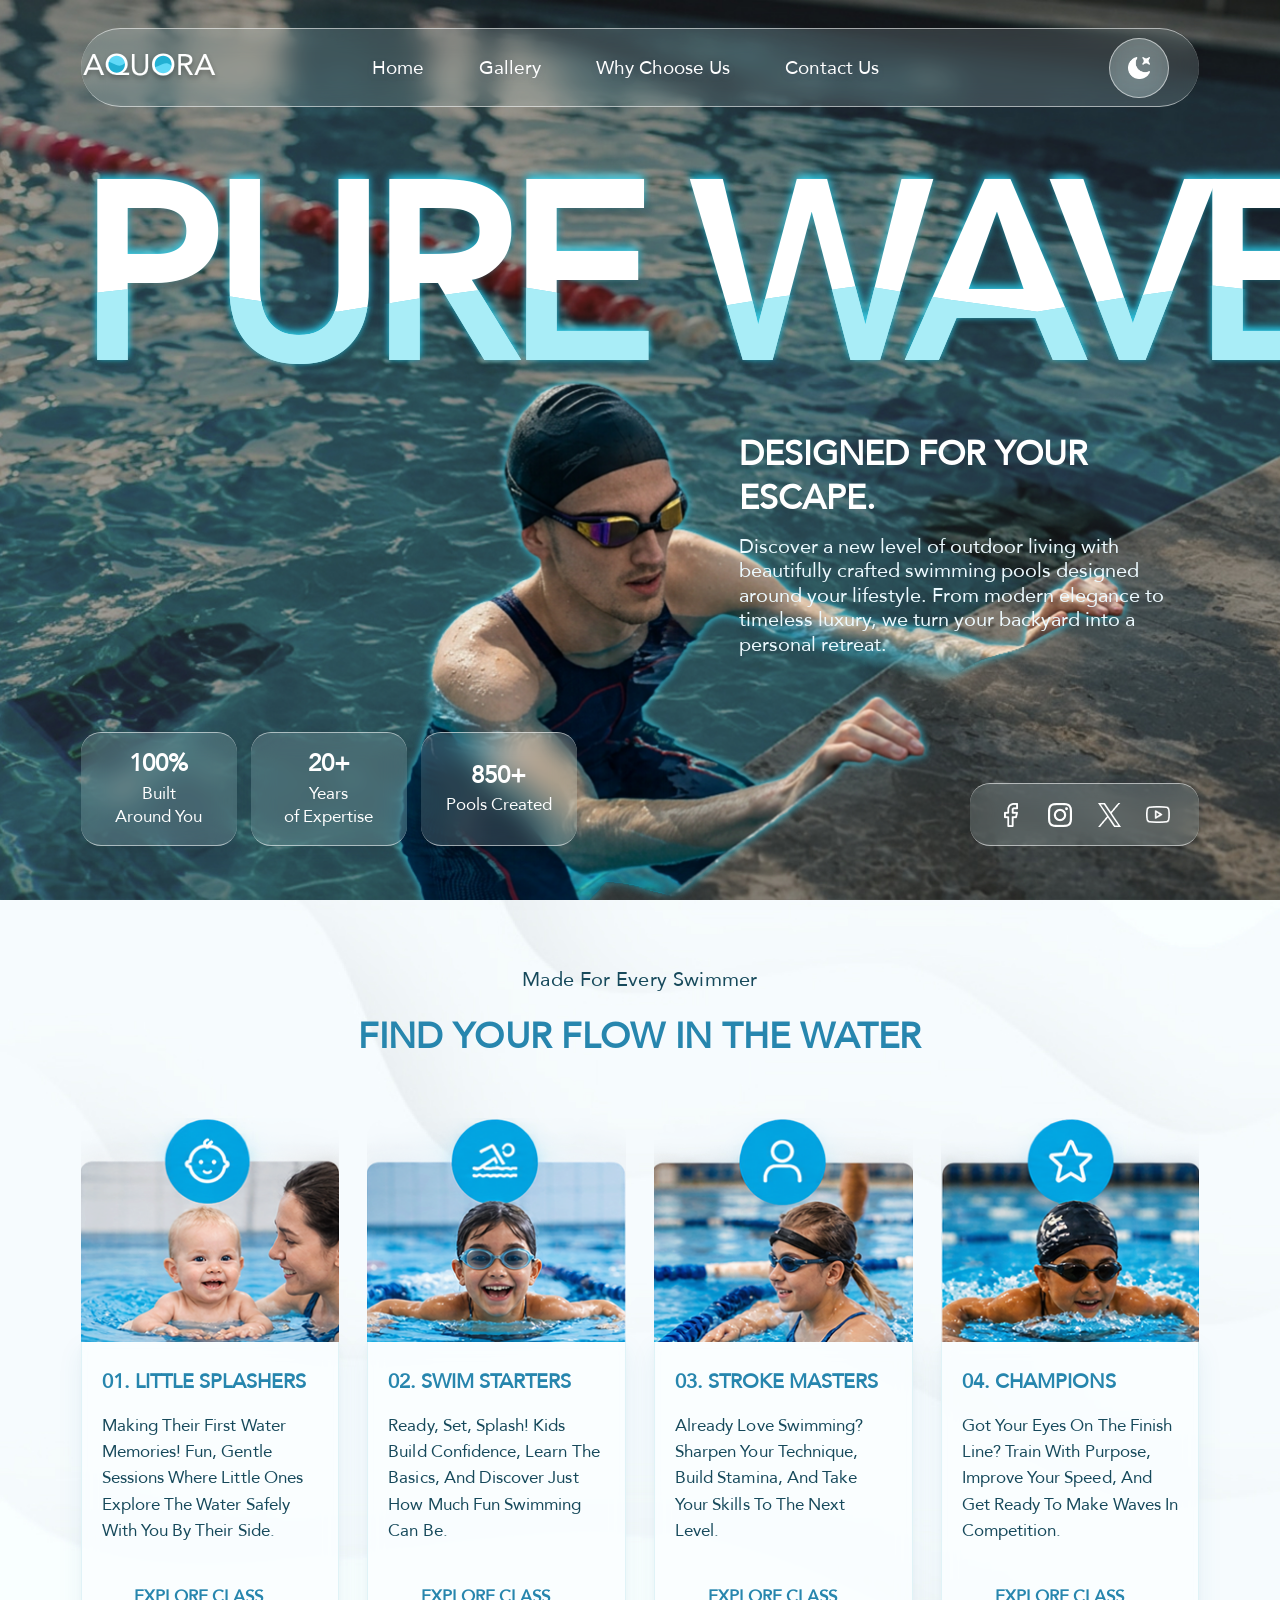
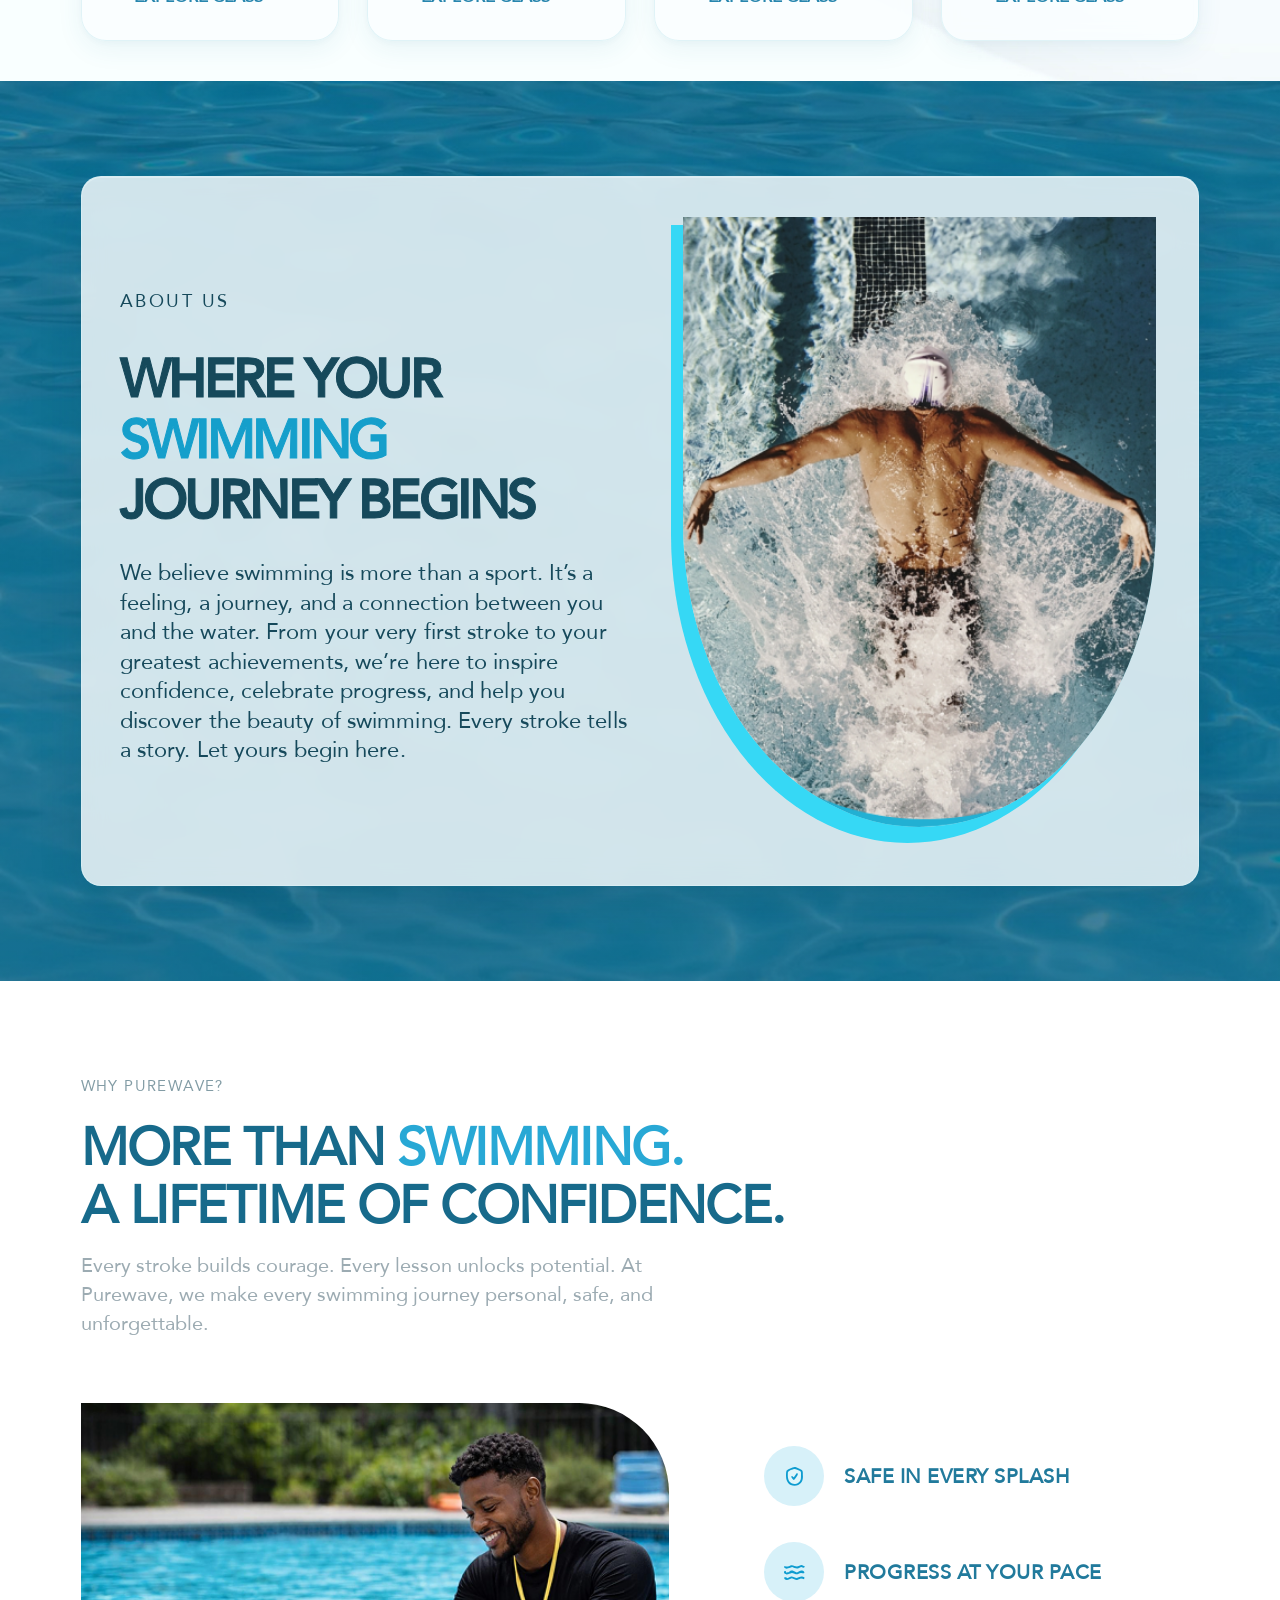
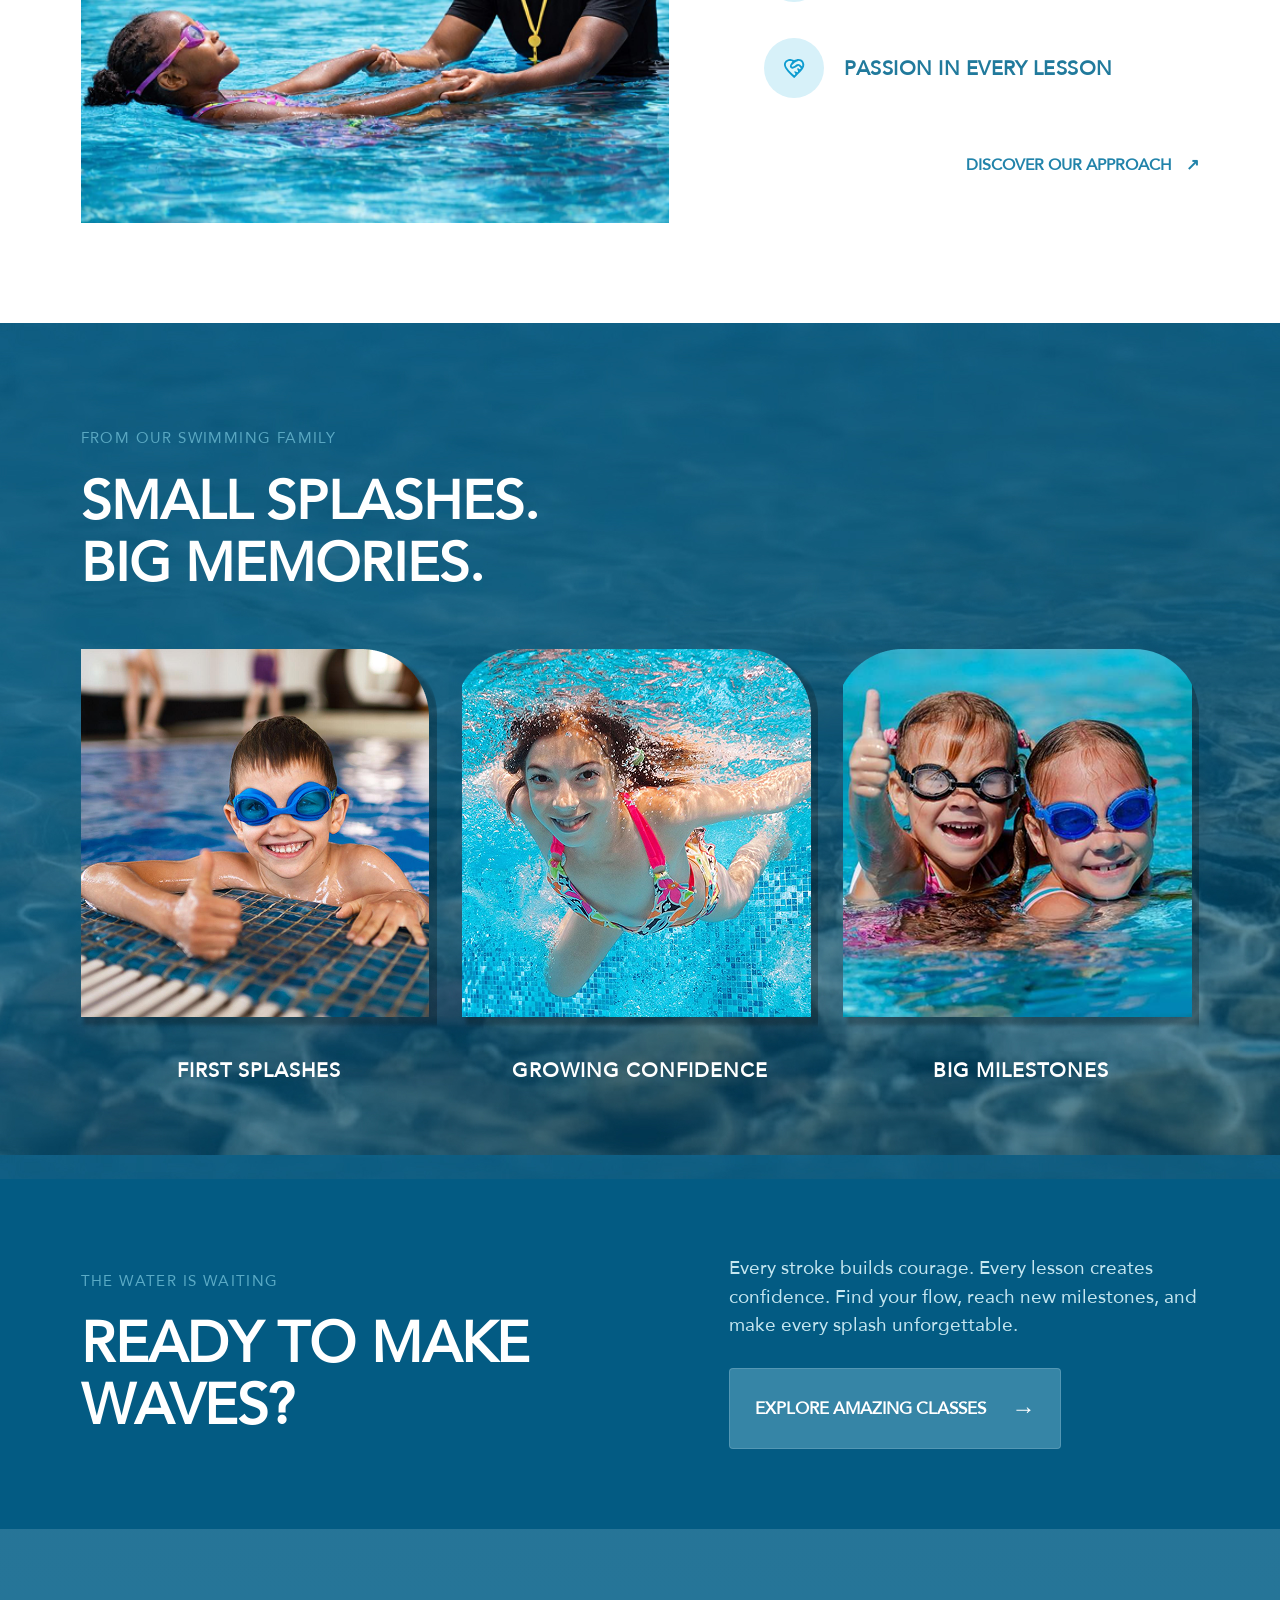
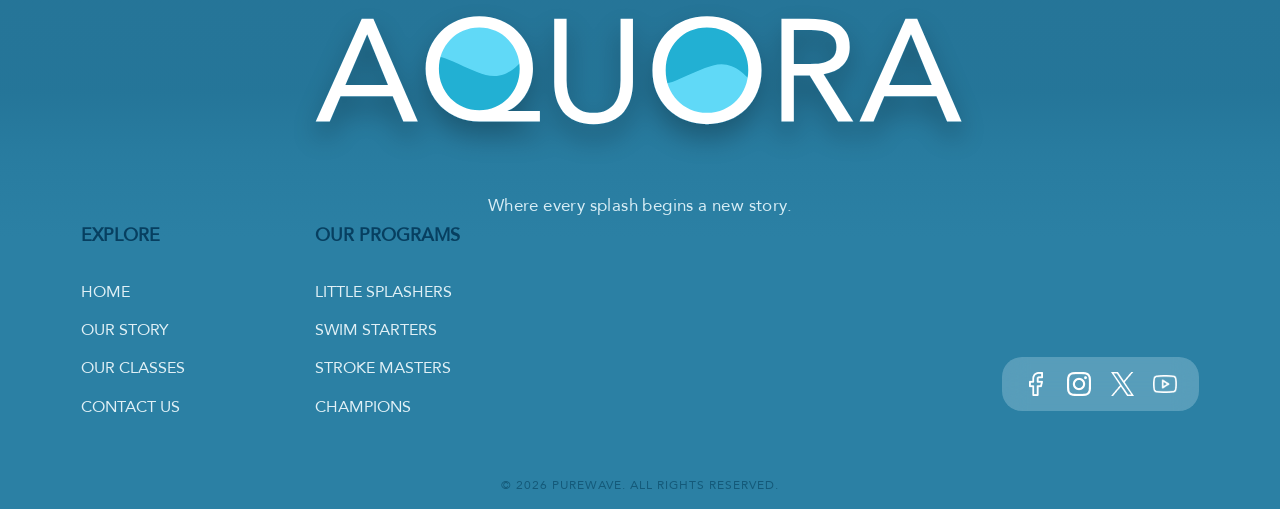
<file: index.html>
<!DOCTYPE html>
<html lang="en">

<head>
    <meta charset="UTF-8">
    <meta name="viewport" content="width=device-width, initial-scale=1.0">

    <link rel="icon" type="image/png" href="img/favicon.png">
    <title>AQUORA | Pure Wave</title>

    <link rel="stylesheet" href="style.css">
</head>

<body>

    <header class="aquora-navbar">
        <a href="index.html" class="aquora-logo">
            <img src="img/logo AQUORA.svg" alt="AQUORA">
        </a>

        <nav class="aquora-navigation">
            <a href="index.html" class="aquora-nav-link" id="navHome"></a>
            <a href="gallery.html" class="aquora-nav-link" id="navGallery"></a>
            <a href="whyChooseUs.html" class="aquora-nav-link" id="navWhyChooseUs"></a>
            <a href="contact.html" class="aquora-nav-link" id="navContact"></a>
        </nav>

        <button class="aquora-theme-button" id="modeToggle" aria-label="Change theme">
            <img src="img/dark-icon.png" alt="Dark mode" class="aquora-icon-dark">
            <img src="img/light-icon.png" alt="Light mode" class="aquora-icon-light">
        </button>

    </header>

    <main class="aquora-hero">
        <div class="aquora-hero-background"></div>
        <div class="aquora-hero-overlay"></div>
        <section class="aquora-hero-content" id="home">

            <div class="aquora-title-container">

                <h1 class="aquora-hero-title" id="heroTitle"></h1>

                <div class="aquora-title-water" aria-hidden="true" id="heroTitleWater"></div>
            </div>

            <img src="img/men hero1.png" alt="Swimmer in a swimming pool" class="aquora-swimmer">

            <div class="aquora-hero-description">

                <h2 class="aquora-description-title" id="heroDescriptionTitle"></h2>

                <p class="aquora-description-text" id="heroDescriptionText"></p>

            </div>

            <div class="aquora-stats">

                <article class="aquora-stat-card">
                    <strong class="aquora-stat-number" id="statNumber1"></strong>
                    <span class="aquora-stat-text" id="statText1"></span>
                </article>

                <article class="aquora-stat-card">
                    <strong class="aquora-stat-number" id="statNumber2"></strong>
                    <span class="aquora-stat-text" id="statText2"></span>
                </article>

                <article class="aquora-stat-card">
                    <strong class="aquora-stat-number" id="statNumber3"></strong>
                    <span class="aquora-stat-text" id="statText3"></span>
                </article>

            </div>

            <div class="aquora-social-bar">

                <a href="#" class="aquora-social-link" aria-label="Facebook">
                    <img src="img/facebook.png" alt="Facebook">
                </a>

                <a href="#" class="aquora-social-link" aria-label="Instagram">
                    <img src="img/instagram.png" alt="Instagram">
                </a>

                <a href="#" class="aquora-social-link" aria-label="X">
                    <img src="img/X.png" alt="X">
                </a>

                <a href="#" class="aquora-social-link" aria-label="YouTube">
                    <img src="img/Youtube.png" alt="YouTube">
                </a>

            </div>

        </section>
    </main>

    <section class="FindFlow-section" id="classes">

        <div class="FindFlow-container">

            <header class="FindFlow-header">

                <div class="FindFlow-subtitle" id="findFlowSubtitle"></div>

                <h2 class="FindFlow-title" id="findFlowTitle"></h2>

            </header>

            <div class="FindFlow-cards">

                <article class="FindFlow-card">

                    <div class="FindFlow-image-wrapper">
                        <img src="img/img card1.png" alt="Little splashers" class="FindFlow-image">
                    </div>

                    <div class="FindFlow-card-content">

                        <h3 class="FindFlow-card-title" id="cardTitle1"></h3>

                        <p class="FindFlow-description" id="cardDescription1"></p>

                        <a href="#" class="FindFlow-link" id="cardLink1"></a>

                    </div>

                </article>

                <article class="FindFlow-card">

                    <div class="FindFlow-image-wrapper">
                        <img src="img/img card2.png" alt="Swim starters" class="FindFlow-image">
                    </div>

                    <div class="FindFlow-card-content">

                        <h3 class="FindFlow-card-title" id="cardTitle2"></h3>

                        <p class="FindFlow-description" id="cardDescription2"></p>

                        <a href="#" class="FindFlow-link" id="cardLink2"></a>

                    </div>

                </article>

                <article class="FindFlow-card">

                    <div class="FindFlow-image-wrapper">
                        <img src="img/img card3.png" alt="Stroke masters" class="FindFlow-image">
                    </div>

                    <div class="FindFlow-card-content">

                        <h3 class="FindFlow-card-title" id="cardTitle3"></h3>

                        <p class="FindFlow-description" id="cardDescription3"></p>

                        <a href="#" class="FindFlow-link" id="cardLink3"></a>

                    </div>

                </article>

                <article class="FindFlow-card">

                    <div class="FindFlow-image-wrapper">
                        <img src="img/img card4.png" alt="Swimming champions" class="FindFlow-image">
                    </div>

                    <div class="FindFlow-card-content">

                        <h3 class="FindFlow-card-title" id="cardTitle4"></h3>

                        <p class="FindFlow-description" id="cardDescription4"></p>

                        <a href="#" class="FindFlow-link" id="cardLink4"></a>

                    </div>

                </article>

            </div>

        </div>

    </section>

    <section class="SWIMMING-about-section">

        <div class="SWIMMING-about-card">

            <div class="SWIMMING-about-content">

                <span class="SWIMMING-about-label" id="aboutLabel"></span>

                <h2 class="SWIMMING-about-title" id="aboutTitle"></h2>

                <p class="SWIMMING-about-description" id="aboutDescription"></p>

            </div>

            <div class="SWIMMING-about-image-wrapper">

                <div class="SWIMMING-about-image-border"></div>

                <div class="SWIMMING-about-image">
                    <img src="img/swimming-img.png" alt="Swimmer moving through the water">
                </div>

            </div>

        </div>

    </section>



    <!-- nour -->


    <section class="confidence-section" id="why-choose-us">
        <div class="confidence-container">
            <div class="confidence-heading">
                <span class="confidence-label" id="confidenceLabel"></span>
                <h2 id="confidenceTitle"></h2>
                <p id="confidenceDescription"></p>
            </div>

            <div class="confidence-content">
                <div class="confidence-image">
                    <img src="img/why pw.png" alt="Swimming instructor helping a child">
                </div>

                <div class="confidence-right">
                    <div class="confidence-feature">
                        <span class="confidence-icon">
                            <img src="img/icon-1.svg" alt="">
                        </span>
                        <h3 id="confidenceFeature1"></h3>
                    </div>

                    <div class="confidence-feature">
                        <span class="confidence-icon">
                            <img src="img/icon-2.svg" alt="">
                        </span>
                        <h3 id="confidenceFeature2"></h3>
                    </div>

                    <div class="confidence-feature">
                        <span class="confidence-icon">
                            <img src="img/icon-3.svg" alt="">
                        </span>
                        <h3 id="confidenceFeature3"></h3>
                    </div>

                    <a href="whyChooseUs.html" class="confidence-link" id="confidenceLink"></a>
                </div>
            </div>
        </div>
    </section>

    <section class="milestones-section" id="milestones">
        <div class="milestones-container">
            <div class="milestones-heading">
                <span class="milestones-label" id="milestonesLabel"></span>
                <h2 id="milestonesTitle"></h2>
            </div>

            <div class="milestones-grid">
                <article class="milestone-card">
                    <div class="milestone-image">
                        <img src="img/fs.png" alt="Child learning to swim" loading="lazy">
                    </div>
                    <h3 id="milestoneTitle1"></h3>
                </article>

                <article class="milestone-card">
                    <div class="milestone-image">
                        <img src="img/gc.png" alt="Happy child swimming" loading="lazy">
                    </div>
                    <h3 id="milestoneTitle2"></h3>
                </article>

                <article class="milestone-card">
                    <div class="milestone-image">
                        <img src="img/bm.png" alt="Children celebrating swimming achievements" loading="lazy">
                    </div>
                    <h3 id="milestoneTitle3"></h3>
                </article>
            </div>
        </div>
    </section>

    <section class="waves-section" id="waves">
        <div class="waves-container">
            <div class="waves-heading">
                <span class="waves-label" id="wavesLabel"></span>
                <h2 id="wavesTitle"></h2>
            </div>

            <div class="waves-action">
                <p id="wavesDescription"></p>
                <a href="#classes" class="waves-button" id="wavesButton"></a>
            </div>
        </div>
    </section>

        <footer class="purewave-footer" id="contact">

        <div class="footer-overlay"></div>

        <div class="footer-content">

            <div class="footer-brand">
                <img id="footerBrand" src="img/logo AQUORA.svg" alt="AQUORA">
                <p id="footerTagline"></p>
            </div>

            <div class="footer-bottom">

                <div class="footer-links-group">

                    <div class="footer-links">
                        <h3 id="footerExploreTitle"></h3>

                        <a href="index.html" id="footerHome"></a>
                        <a href="whyChooseUs.html" id="footerStory"></a>
                        <a href="#classes" id="footerClasses"></a>
                        <a href="contact.html" id="footerContact"></a>
                    </div>

                    <div class="footer-links">
                        <h3 id="footerProgramsTitle"></h3>

                        <a href="#classes" id="footerProgram1"></a>
                        <a href="#classes" id="footerProgram2"></a>
                        <a href="#classes" id="footerProgram3"></a>
                        <a href="#classes" id="footerProgram4"></a>
                    </div>

                </div>

                <div class="footer-socials">
                    <a href="#" aria-label="Facebook">
                        <img src="img/facebook.png" alt="Facebook">
                    </a>

                    <a href="#" aria-label="Instagram">
                        <img src="img/instagram.png" alt="Instagram">
                    </a>

                    <a href="#" aria-label="X">
                        <img src="img/X.png" alt="X">
                    </a>

                    <a href="#" aria-label="YouTube">
                        <img src="img/Youtube.png" alt="YouTube">
                    </a>
                </div>

            </div>

            <div class="footer-copyright">
                <p id="footerCopyright"></p>
            </div>

        </div>
    </footer>








    <script>

        document.getElementById("modeToggle").addEventListener("click", () => {
            document.body.classList.toggle("dark-mode");
        });

        document.getElementById("navHome").innerHTML = "Home";
        document.getElementById("navGallery").innerHTML = "Gallery";
        document.getElementById("navWhyChooseUs").innerHTML = "Why Choose Us";
        document.getElementById("navContact").innerHTML = "Contact Us";

        document.getElementById("heroTitle").innerHTML = "PURE WAVE";
        document.getElementById("heroTitleWater").innerHTML = "PURE WAVE";

        document.getElementById("heroDescriptionTitle").innerHTML = "DESIGNED FOR YOUR ESCAPE.";

        document.getElementById("heroDescriptionText").innerHTML = `
        Discover a new level of outdoor living with
        beautifully crafted swimming pools designed
        around your lifestyle. From modern elegance
        to timeless luxury, we turn your backyard into
        a personal retreat.`;

        document.getElementById("statNumber1").innerHTML = "100%";
        document.getElementById("statText1").innerHTML = `Built<br>Around You`;

        document.getElementById("statNumber2").innerHTML = "20+";
        document.getElementById("statText2").innerHTML = `Years<br>of Expertise`;

        document.getElementById("statNumber3").innerHTML = "850+";
        document.getElementById("statText3").innerHTML = `Pools Created`;

        document.getElementById("findFlowSubtitle").innerHTML = "Made For Every Swimmer";
        document.getElementById("findFlowTitle").innerHTML = "FIND YOUR FLOW IN THE WATER";


        let findFlowCards = [
            {
                title: "01. LITTLE SPLASHERS",
                description: "Making Their First Water Memories! Fun, Gentle Sessions Where Little Ones Explore The Water Safely With You By Their Side."
            },
            {
                title: "02. SWIM STARTERS",
                description: "Ready, Set, Splash! Kids Build Confidence, Learn The Basics, And Discover Just How Much Fun Swimming Can Be."
            },
            {
                title: "03. STROKE MASTERS",
                description: "Already Love Swimming? Sharpen Your Technique, Build Stamina, And Take Your Skills To The Next Level."
            },
            {
                title: "04. CHAMPIONS",
                description: "Got Your Eyes On The Finish Line? Train With Purpose, Improve Your Speed, And Get Ready To Make Waves In Competition."
            }
        ];

        document.getElementById("cardTitle1").innerHTML = findFlowCards[0].title;
        document.getElementById("cardDescription1").innerHTML = findFlowCards[0].description;
        document.getElementById("cardLink1").innerHTML = `EXPLORE CLASS <span class="FindFlow-arrow">↗</span>`;

        document.getElementById("cardTitle2").innerHTML = findFlowCards[1].title;
        document.getElementById("cardDescription2").innerHTML = findFlowCards[1].description;
        document.getElementById("cardLink2").innerHTML = `EXPLORE CLASS <span class="FindFlow-arrow">↗</span>`;

        document.getElementById("cardTitle3").innerHTML = findFlowCards[2].title;
        document.getElementById("cardDescription3").innerHTML = findFlowCards[2].description;
        document.getElementById("cardLink3").innerHTML = `EXPLORE CLASS <span class="FindFlow-arrow">↗</span>`;

        document.getElementById("cardTitle4").innerHTML = findFlowCards[3].title;
        document.getElementById("cardDescription4").innerHTML = findFlowCards[3].description;
        document.getElementById("cardLink4").innerHTML = `EXPLORE CLASS <span class="FindFlow-arrow">↗</span>`;


        document.getElementById("aboutLabel").innerHTML = "ABOUT US";

        document.getElementById("aboutTitle").innerHTML = `
        WHERE YOUR
        <span>SWIMMING</span>
        JOURNEY BEGINS`;

        document.getElementById("aboutDescription").innerHTML = `
        We believe swimming is more than a sport. It’s a
        feeling, a journey, and a connection between
        you and the water.

        From your very first stroke to your greatest
        achievements, we’re here to inspire confidence,
        celebrate progress, and help you discover the
        beauty of swimming.

        Every stroke tells a story. Let yours begin here.`;




        // start animation use AI
        const swimmingSection = document.querySelector(".SWIMMING-about-section");

        if (swimmingSection) {
            const swimmingObserver = new IntersectionObserver(
                (entries) => {
                    entries.forEach((entry) => {
                        if (entry.isIntersecting) {
                            entry.target.classList.add("SWIMMING-visible");
                            swimmingObserver.unobserve(entry.target);
                        }
                    });
                },
                {
                    threshold: 0.2
                }
            );

            swimmingObserver.observe(swimmingSection);
        }



        // nour

        let wavesSection = document.querySelector(".waves-section");

        if (wavesSection && !window.matchMedia("(prefers-reduced-motion: reduce)").matches) {
            let wavesTicking = false;

            function updateWavesParallax() {
                let rect = wavesSection.getBoundingClientRect();
                let windowHeight = window.innerHeight;

                if (rect.bottom > 0 && rect.top < windowHeight) {
                    let progress = (windowHeight - rect.top) / (windowHeight + rect.height);
                    let movement = (progress - 0.5) * 110;

                    wavesSection.style.setProperty("--waves-parallax", movement + "px");
                }

                wavesTicking = false;
            }

            function handleWavesScroll() {
                if (!wavesTicking) {
                    requestAnimationFrame(updateWavesParallax);
                    wavesTicking = true;
                }
            }

            window.addEventListener("scroll", handleWavesScroll, { passive: true });
            window.addEventListener("resize", handleWavesScroll);

            updateWavesParallax();
        }



        document.getElementById("confidenceLabel").innerHTML = "WHY PUREWAVE?";

        document.getElementById("confidenceTitle").innerHTML = `
    MORE THAN <span>SWIMMING.</span><br>
    A LIFETIME OF CONFIDENCE.
`;

        document.getElementById("confidenceDescription").innerHTML = `
    Every stroke builds courage. Every lesson unlocks potential.
    At Purewave, we make every swimming journey personal,
    safe, and unforgettable.
`;

        document.getElementById("confidenceFeature1").innerHTML = "SAFE IN EVERY SPLASH";
        document.getElementById("confidenceFeature2").innerHTML = "PROGRESS AT YOUR PACE";
        document.getElementById("confidenceFeature3").innerHTML = "PASSION IN EVERY LESSON";

        document.getElementById("confidenceLink").innerHTML = `
    DISCOVER OUR APPROACH <span>↗</span>
`;


        document.getElementById("milestonesLabel").innerHTML = "FROM OUR SWIMMING FAMILY";

        document.getElementById("milestonesTitle").innerHTML = `
    SMALL SPLASHES.<br>
    BIG MEMORIES.
`;

        document.getElementById("milestoneTitle1").innerHTML = "FIRST SPLASHES";
        document.getElementById("milestoneTitle2").innerHTML = "GROWING CONFIDENCE";
        document.getElementById("milestoneTitle3").innerHTML = "BIG MILESTONES";


        document.getElementById("wavesLabel").innerHTML = "THE WATER IS WAITING";

        document.getElementById("wavesTitle").innerHTML = `
    READY TO MAKE<br>
    WAVES?
`;

        document.getElementById("wavesDescription").innerHTML = `
    Every stroke builds courage. Every lesson creates confidence.
    Find your flow, reach new milestones, and make every splash
    unforgettable.
`;

        document.getElementById("wavesButton").innerHTML = `
    EXPLORE AMAZING CLASSES <span>→</span>
`;


        document.getElementById("footerBrand").innerHTML = "PUREWAVE";

        document.getElementById("footerTagline").innerHTML = `
    Where every splash begins a new story.
`;

        document.getElementById("footerExploreTitle").innerHTML = "EXPLORE";

        document.getElementById("footerHome").innerHTML = "HOME";
        document.getElementById("footerStory").innerHTML = "OUR STORY";
        document.getElementById("footerClasses").innerHTML = "OUR CLASSES";
        document.getElementById("footerContact").innerHTML = "CONTACT US";

        document.getElementById("footerProgramsTitle").innerHTML = "OUR PROGRAMS";

        document.getElementById("footerProgram1").innerHTML = "LITTLE SPLASHERS";
        document.getElementById("footerProgram2").innerHTML = "SWIM STARTERS";
        document.getElementById("footerProgram3").innerHTML = "STROKE MASTERS";
        document.getElementById("footerProgram4").innerHTML = "CHAMPIONS";

        document.getElementById("footerCopyright").innerHTML = `
    © 2026 PUREWAVE. ALL RIGHTS RESERVED.
`;






      
const poolImageSection = document.querySelector(".footer-pool-image");
const poolImage = document.querySelector(".footer-pool-image img");

if (poolImageSection && poolImage) {
    function updatePoolParallax() {
        const rect = poolImageSection.getBoundingClientRect();

        const movement =
            (window.innerHeight / 2 - (rect.top + rect.height / 2)) * -0.18;

        poolImage.style.setProperty(
            "--pool-parallax",
            `${movement}px`
        );
    }

    window.addEventListener("scroll", updatePoolParallax, {
        passive: true
    });

    window.addEventListener("resize", updatePoolParallax);

    updatePoolParallax();
}



    </script>

</body>

</html>
</file>
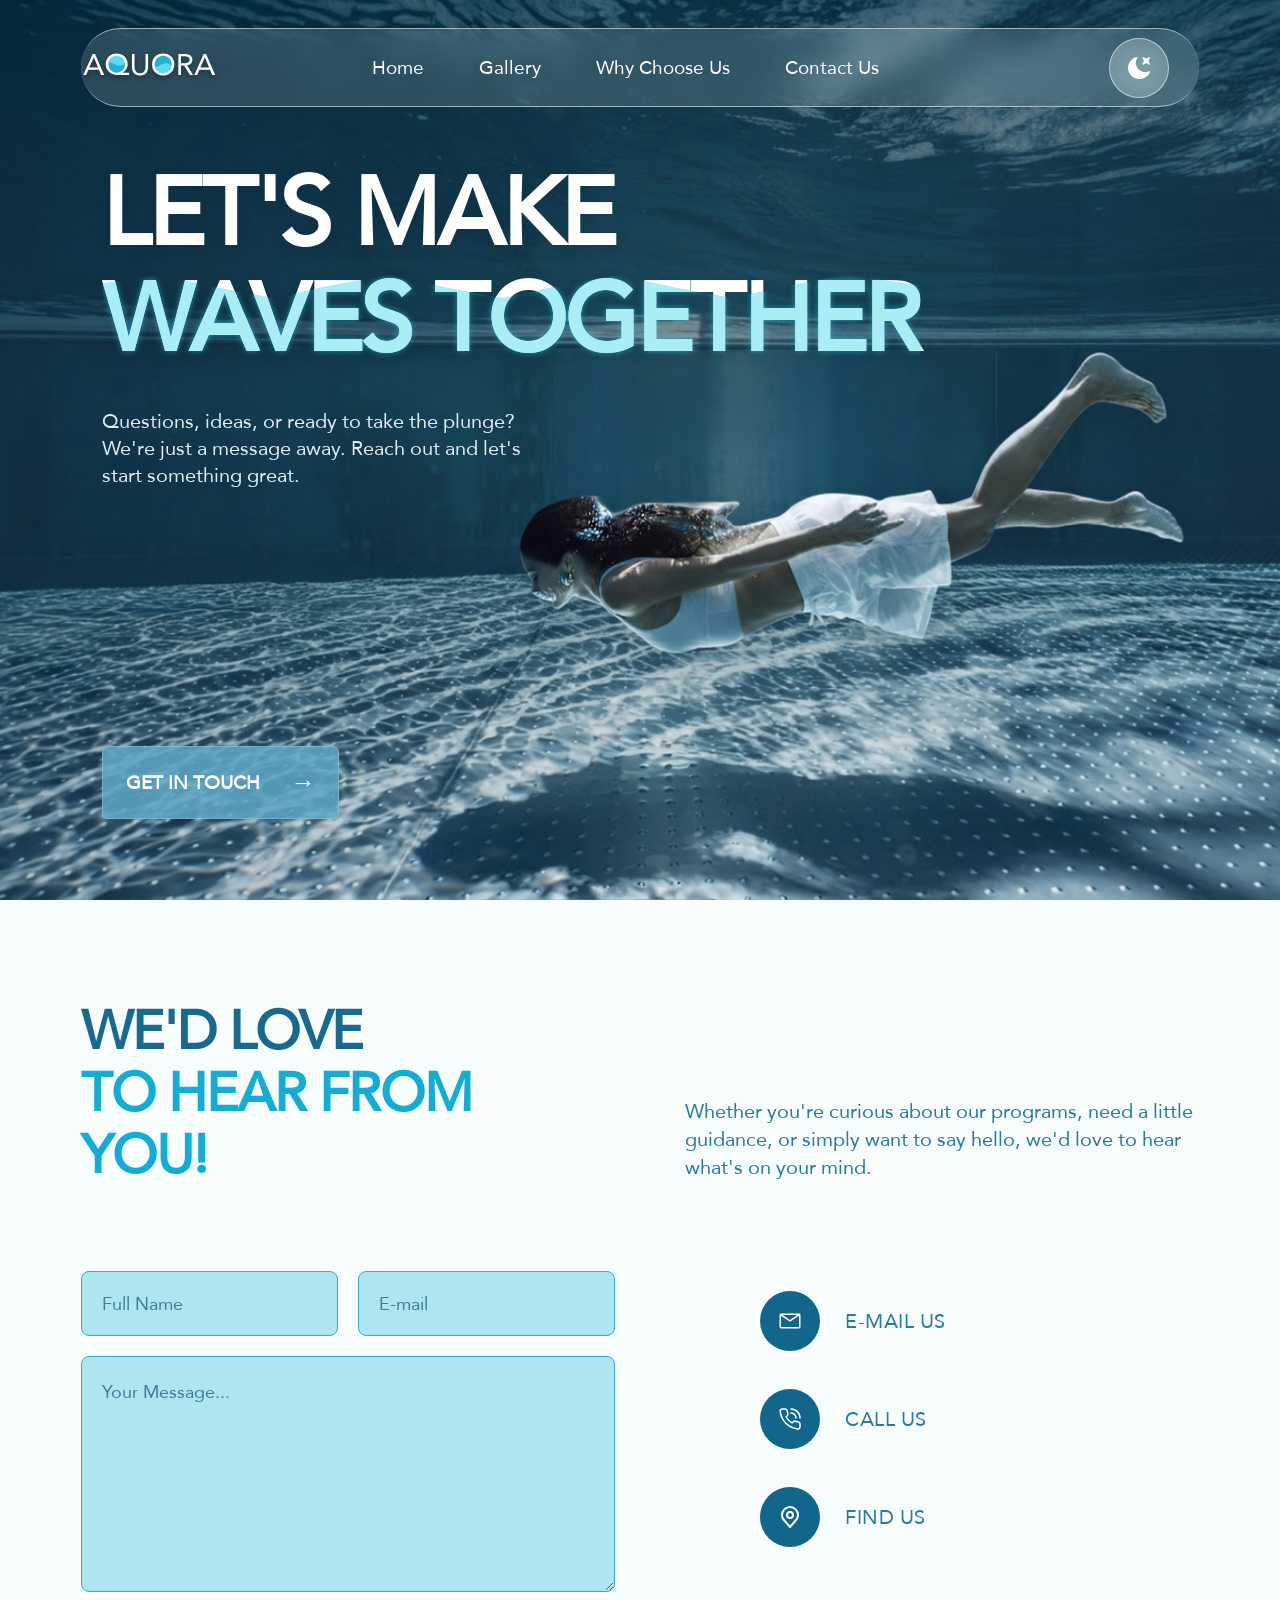
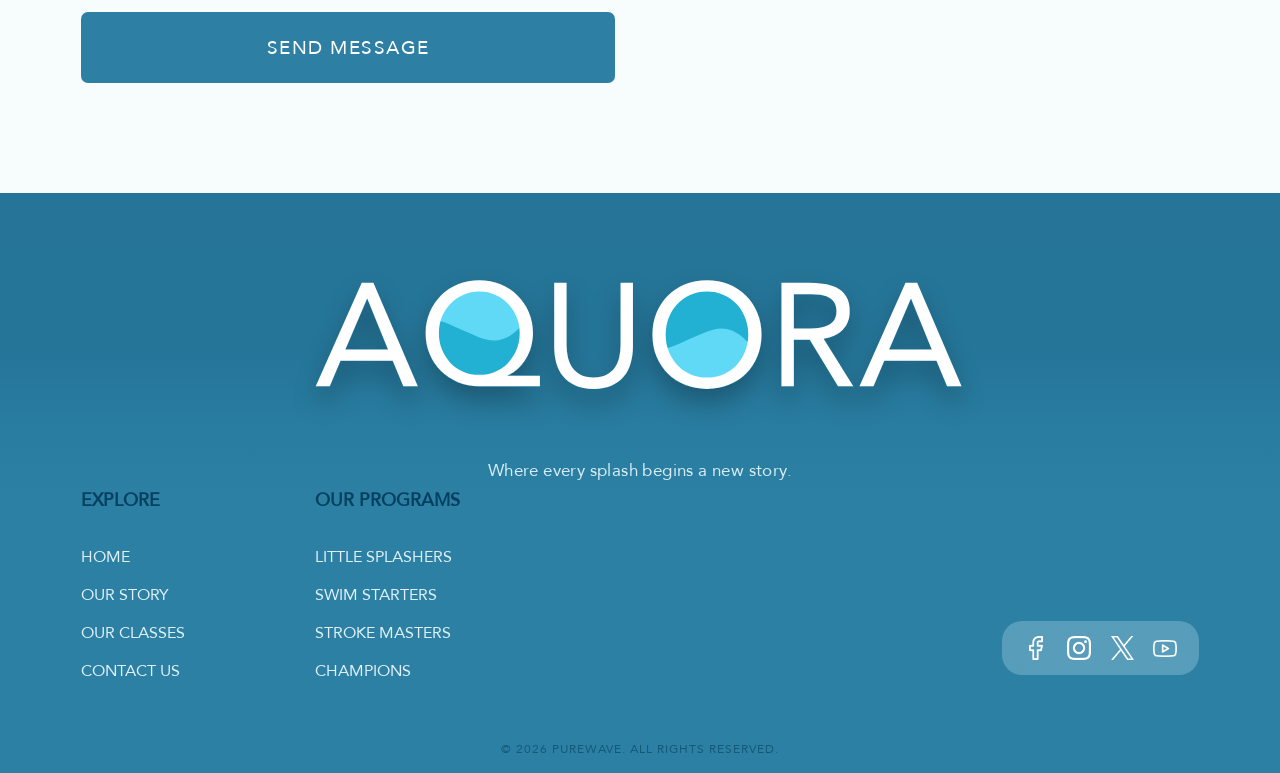
<file: contact.html>
<!-- nour -->
<!DOCTYPE html>
<html lang="en">

<head>
    <meta charset="UTF-8">
    <meta name="viewport" content="width=device-width, initial-scale=1.0">
    <link rel="icon" type="image/png" href="img/favicon.png">
    <title>AQUORA | Contact Us</title>
    <link rel="stylesheet" href="style.css">
</head>

<body>

    <header class="aquora-navbar">
        <a href="index.html" class="aquora-logo">
            <img src="img/logo AQUORA.svg" alt="AQUORA">
        </a>

        <nav class="aquora-navigation">
            <a href="index.html" class="aquora-nav-link" id="navHome"></a>
            <a href="gallery.html" class="aquora-nav-link" id="navGallery"></a>
            <a href="whyChooseUs.html" class="aquora-nav-link" id="navWhyChooseUs"></a>
            <a href="contact.html" class="aquora-nav-link" id="navContact"></a>
        </nav>

        <button class="aquora-theme-button" id="modeToggle" aria-label="Change theme">
            <img src="img/dark-icon.png" alt="Dark mode" class="aquora-icon-dark">
            <img src="img/light-icon.png" alt="Light mode" class="aquora-icon-light">
        </button>
    </header>

    <main>
        <section class="contact-hero" id="contactHero">
            <div class="contact-hero-background"></div>
            <div class="contact-hero-overlay"></div>

            <div class="contact-hero-content">
                <div class="contact-title-container">
                    <h1 class="contact-hero-title" id="contactHeroTitle"></h1>
                </div>

                <p class="contact-hero-description" id="contactHeroDescription"></p>

                <div class="contact-swimmer-wrapper">
                    <img src="img/contact-swim-hero.png" alt="Swimmer underwater" class="contact-swimmer-img">
                </div>

                <a href="#contactForm" class="contact-hero-button" id="contactHeroButton"></a>
            </div>
        </section>

        <section class="contact-section" id="contactForm">
            <div class="contact-container">

                <div class="contact-heading-row">
                    <h2 class="contact-section-title" id="contactSectionTitle"></h2>
                    <p class="contact-section-description" id="contactSectionDescription"></p>
                </div>

                <div class="contact-details-row">
                    <form class="contact-form" id="contactMessageForm">
                        <div class="contact-form-inputs">
                            <input type="text" name="fullName" id="contactName" placeholder="Full Name" autocomplete="name" required>
                            <input type="email" name="email" id="contactEmail" placeholder="E-mail" autocomplete="email" required>
                        </div>

                        <textarea id="contactMessage" name="message" placeholder="Your Message..." rows="6" required></textarea>

                        <button type="submit" class="contact-submit-button" id="contactSubmitButton"></button>
                        <p class="contact-form-status" id="contactFormStatus" aria-live="polite"></p>
                    </form>

                    <div class="contact-methods">
                        <a href="mailto:hello@example.com" class="contact-method" id="contactEmailLink">
                            <span class="contact-method-icon">
                                <img src="img/email.svg">
                            </span>
                            <span id="contactEmailText"></span>
                        </a>

                        <a href="tel:+200000000000" class="contact-method" id="contactPhoneLink">
                            <span class="contact-method-icon">
                               <img src="img/call.svg">
                            </span>
                            <span id="contactPhoneText"></span>
                        </a>

                        <a href="https://maps.google.com/" target="_blank" rel="noopener noreferrer" class="contact-method" id="contactLocationLink">
                            <span class="contact-method-icon">
                               <img src="img/locate.svg">
                            </span>
                            <span id="contactLocationText"></span>
                        </a>
                    </div>
                </div>

            </div>
        </section>
    </main>

    <footer class="purewave-footer" id="contact">
    <div class="footer-overlay"></div>

    <div class="footer-content">
        <div class="footer-brand">
            <img id="footerBrand" src="img/logo AQUORA.svg">
            <p id="footerTagline"></p>
        </div>

        <div class="footer-bottom">
            <div class="footer-links-group">
                <div class="footer-links">
                    <h3 id="footerExploreTitle"></h3>

                    <a href="index.html" id="footerHome"></a>
                    <a href="whyChooseUs.html" id="footerStory"></a>
                    <a href="#classes" id="footerClasses"></a>
                    <a href="contact.html" id="footerContact"></a>
                </div>

                <div class="footer-links">
                    <h3 id="footerProgramsTitle"></h3>

                    <a href="#classes" id="footerProgram1"></a>
                    <a href="#classes" id="footerProgram2"></a>
                    <a href="#classes" id="footerProgram3"></a>
                    <a href="#classes" id="footerProgram4"></a>
                </div>
            </div>

            <div class="footer-socials">
                <a href="#" aria-label="Facebook">
                    <img src="img/facebook.png" alt="Facebook">
                </a>

                <a href="#" aria-label="Instagram">
                    <img src="img/instagram.png" alt="Instagram">
                </a>

                <a href="#" aria-label="X">
                    <img src="img/X.png" alt="X">
                </a>

                <a href="#" aria-label="YouTube">
                    <img src="img/Youtube.png" alt="YouTube">
                </a>
            </div>
        </div>

        <div class="footer-copyright">
            <p id="footerCopyright"></p>
        </div>
    </div>
</footer>


    <script>
        document.getElementById("modeToggle").addEventListener("click", () => {
            document.body.classList.toggle("dark-mode");
        });

        document.getElementById("navHome").innerHTML = "Home";
        document.getElementById("navGallery").innerHTML = "Gallery";
        document.getElementById("navWhyChooseUs").innerHTML = "Why Choose Us";
        document.getElementById("navContact").innerHTML = "Contact Us";

        document.getElementById("contactHeroTitle").innerHTML = "LET'S MAKE<br>WAVES TOGETHER";

        document.getElementById("contactHeroDescription").innerHTML = `
            Questions, ideas, or ready to take the plunge? We're just a
            message away. Reach out and let's start something great.
        `;

        document.getElementById("contactHeroButton").innerHTML = `
            GET IN TOUCH <span>→</span>
        `;

        document.getElementById("contactSectionTitle").innerHTML = `
            WE'D LOVE<br><span>TO HEAR FROM YOU!</span>
        `;

        document.getElementById("contactSectionDescription").innerHTML = `
            Whether you're curious about our programs, need a little guidance,
            or simply want to say hello, we'd love to hear what's on your mind.
        `;

        document.getElementById("contactSubmitButton").innerHTML = "SEND MESSAGE";

        document.getElementById("contactEmailText").innerHTML = "E-MAIL US";
        document.getElementById("contactPhoneText").innerHTML = "CALL US";
        document.getElementById("contactLocationText").innerHTML = "FIND US";

        document.getElementById("contactMessageForm").addEventListener("submit", (event) => {
            event.preventDefault();

            let name = document.getElementById("contactName").value.trim();
            let email = document.getElementById("contactEmail").value.trim();
            let message = document.getElementById("contactMessage").value.trim();

            let subject = encodeURIComponent("AQUORA Website Enquiry");
            let body = encodeURIComponent(
                "Name: " + name + "\n" +
                "Email: " + email + "\n\n" +
                message
            );

            document.getElementById("contactFormStatus").textContent =
                "Your email app will open to send your message.";

            window.location.href =
                "mailto:hello@example.com?subject=" + subject + "&body=" + body;
        });

        // document.getElementById("footerBrand").innerHTML = "PUREWAVE";

document.getElementById("footerTagline").innerHTML = `
    Where every splash begins a new story.
`;

document.getElementById("footerExploreTitle").innerHTML = "EXPLORE";

document.getElementById("footerHome").innerHTML = "HOME";
document.getElementById("footerStory").innerHTML = "OUR STORY";
document.getElementById("footerClasses").innerHTML = "OUR CLASSES";
document.getElementById("footerContact").innerHTML = "CONTACT US";

document.getElementById("footerProgramsTitle").innerHTML = "OUR PROGRAMS";

document.getElementById("footerProgram1").innerHTML = "LITTLE SPLASHERS";
document.getElementById("footerProgram2").innerHTML = "SWIM STARTERS";
document.getElementById("footerProgram3").innerHTML = "STROKE MASTERS";
document.getElementById("footerProgram4").innerHTML = "CHAMPIONS";

document.getElementById("footerCopyright").innerHTML = `
    © 2026 PUREWAVE. ALL RIGHTS RESERVED.
`;
    </script>

</body>
</html>
</file>
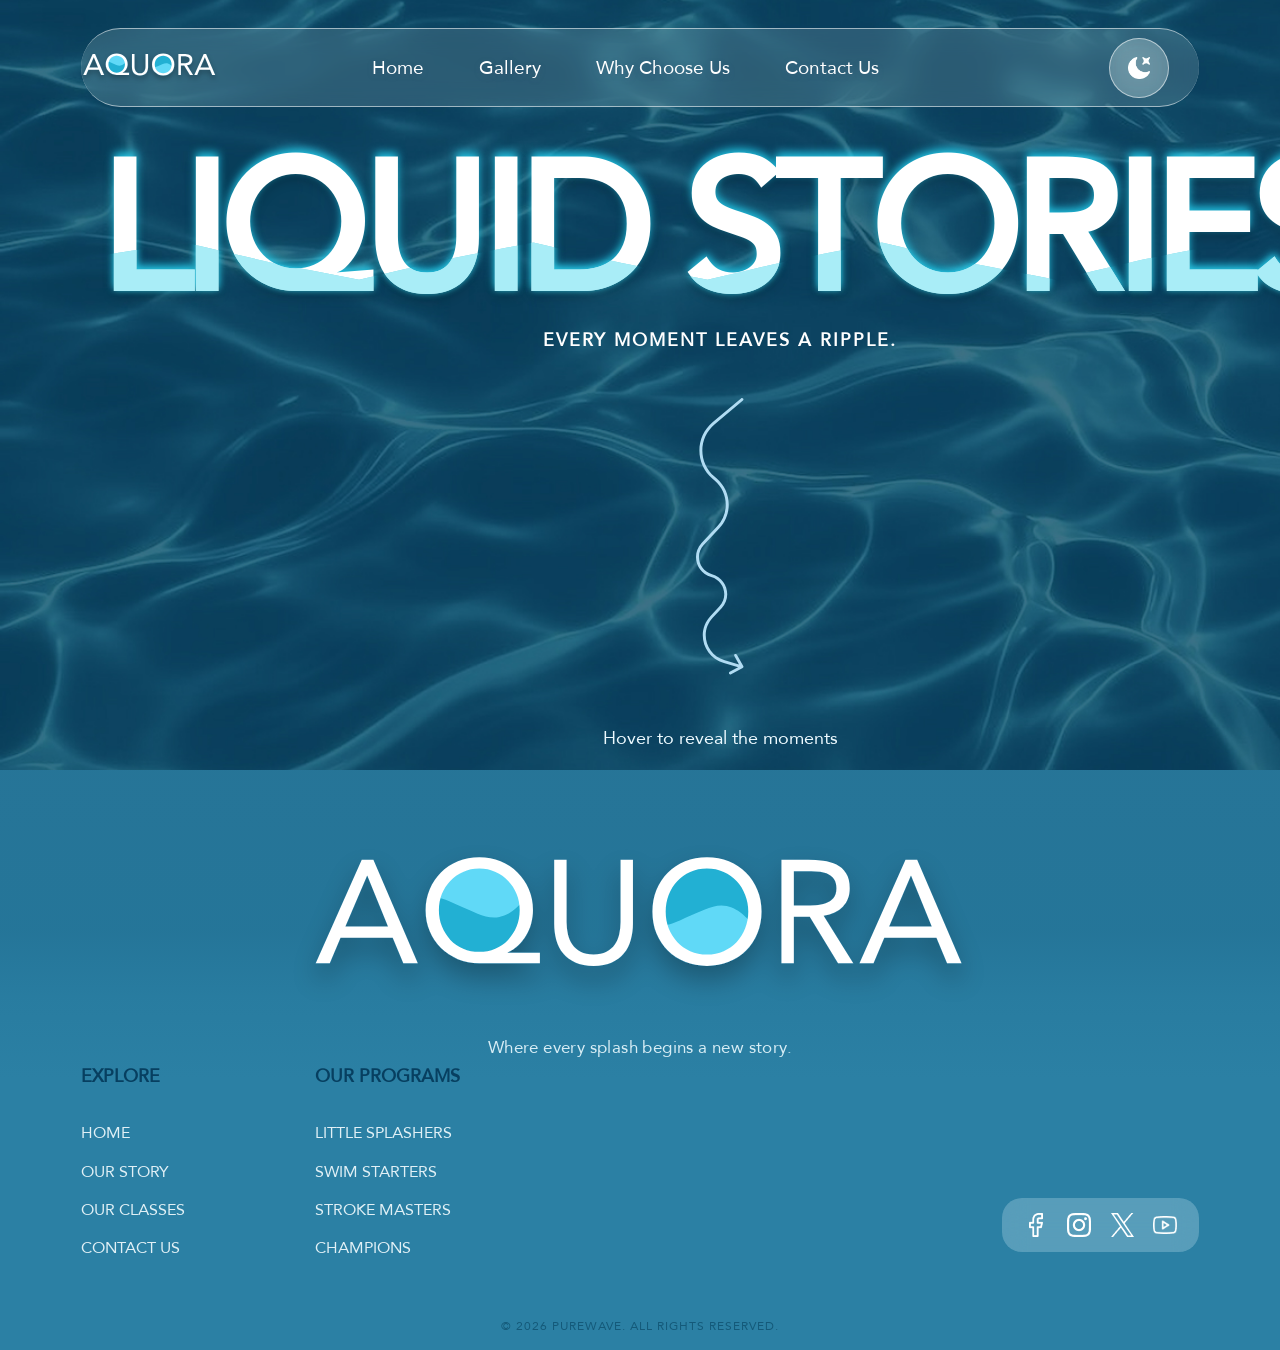
<file: gallery.html>
<!DOCTYPE html>
<html lang="en">

<head>
    <meta charset="UTF-8">
    <meta name="viewport" content="width=device-width, initial-scale=1.0">

    <link rel="icon" type="image/png" href="img/favicon.png">
    <title>AQUORA | Gallery</title>

    <link rel="stylesheet" href="style.css">
</head>

<body>

    <header class="aquora-navbar">

        <a href="index.html" class="aquora-logo">
            <img src="img/logo AQUORA.svg" alt="AQUORA">
        </a>

        <nav class="aquora-navigation">
            <a href="index.html" class="aquora-nav-link" id="navHome"></a>
            <a href="gallery.html" class="aquora-nav-link" id="navGallery"></a>
            <a href="whyChooseUs.html" class="aquora-nav-link" id="navWhyChooseUs"></a>
            <a href="contact.html" class="aquora-nav-link" id="navContact"></a>
        </nav>

        <button class="aquora-theme-button" id="modeToggle" aria-label="Change theme">
            <img src="img/dark-icon.png" alt="Dark mode" class="aquora-icon-dark">
            <img src="img/light-icon.png" alt="Light mode" class="aquora-icon-light">
        </button>

    </header>

    <section class="liquid-hero-section">

        <div class="liquid-overlay"></div>

        <div class="liquid-hero-content">

            <div class="liquid-title-wrapper">

                <h1 class="liquid-main-title" data-text="GALLERY MOMENTS" id="liquidMainTitle">
                </h1>

                <h1 class="liquid-water-title" aria-hidden="true" id="liquidWaterTitle">
                </h1>

            </div>

            <p class="liquid-subtitle" id="liquidSubtitle"></p>

            <div class="liquid-trail-container" id="liquidTrailArea">

                <div class="liquid-images-wrapper">

                    <img id="liquid-img-1" src="img/1.jpg" class="liquid-trail-image" alt="Moment 1">
                    <img id="liquid-img-2" src="img/2.jpg" class="liquid-trail-image" alt="Moment 2">
                    <img id="liquid-img-3" src="img/3.jpg" class="liquid-trail-image" alt="Moment 3">
                    <img id="liquid-img-4" src="img/4.jpg" class="liquid-trail-image" alt="Moment 4">
                    <img id="liquid-img-5" src="img/5.jpg" class="liquid-trail-image" alt="Moment 5">
                    <img id="liquid-img-6" src="img/6.jpg" class="liquid-trail-image" alt="Moment 6">
                    <img id="liquid-img-7" src="img/7.jpg" class="liquid-trail-image" alt="Moment 7">
                    <img id="liquid-img-8" src="img/8.jpg" class="liquid-trail-image" alt="Moment 8">
                    <img id="liquid-img-9" src="img/9.jpg" class="liquid-trail-image" alt="Moment 9">
                    <img id="liquid-img-10" src="img/10.jpg" class="liquid-trail-image" alt="Moment 10">
                    <img id="liquid-img-11" src="img/11.jpg" class="liquid-trail-image" alt="Moment 11">
                    <img id="liquid-img-12" src="img/12.jpg" class="liquid-trail-image" alt="Moment 12">
                    <img id="liquid-img-13" src="img/13.jpg" class="liquid-trail-image" alt="Moment 13">
                    <img id="liquid-img-14" src="img/14.jpg" class="liquid-trail-image" alt="Moment 14">
                    <img id="liquid-img-15" src="img/15.jpg" class="liquid-trail-image" alt="Moment 15">
                    <img id="liquid-img-16" src="img/16.jpg" class="liquid-trail-image" alt="Moment 16">

                </div>

                <img src="img/Liquid-arrow.svg" alt="Wave Arrow" class="liquid-arrow-img">

            </div>

            <p class="liquid-bottom-text" id="liquidBottomText"></p>

        </div>

    </section>

    <footer class="purewave-footer" id="contact">
    <div class="footer-overlay"></div>

    <div class="footer-content">
        <div class="footer-brand">
            <img id="footerBrand" src="img/logo AQUORA.svg">
            <p id="footerTagline"></p>
        </div>

        <div class="footer-bottom">
            <div class="footer-links-group">
                <div class="footer-links">
                    <h3 id="footerExploreTitle"></h3>

                    <a href="index.html" id="footerHome"></a>
                    <a href="whyChooseUs.html" id="footerStory"></a>
                    <a href="#classes" id="footerClasses"></a>
                    <a href="contact.html" id="footerContact"></a>
                </div>

                <div class="footer-links">
                    <h3 id="footerProgramsTitle"></h3>

                    <a href="#classes" id="footerProgram1"></a>
                    <a href="#classes" id="footerProgram2"></a>
                    <a href="#classes" id="footerProgram3"></a>
                    <a href="#classes" id="footerProgram4"></a>
                </div>
            </div>

            <div class="footer-socials">
                <a href="#" aria-label="Facebook">
                    <img src="img/facebook.png" alt="Facebook">
                </a>

                <a href="#" aria-label="Instagram">
                    <img src="img/instagram.png" alt="Instagram">
                </a>

                <a href="#" aria-label="X">
                    <img src="img/X.png" alt="X">
                </a>

                <a href="#" aria-label="YouTube">
                    <img src="img/Youtube.png" alt="YouTube">
                </a>
            </div>
        </div>

        <div class="footer-copyright">
            <p id="footerCopyright"></p>
        </div>
    </div>
</footer>



    <script>

           document.getElementById("modeToggle").addEventListener("click", () => {
            document.body.classList.toggle("dark-mode");
        });

        document.getElementById("navHome").innerHTML = "Home";

        document.getElementById("navGallery").innerHTML = "Gallery";

        document.getElementById("navWhyChooseUs").innerHTML = "Why Choose Us";

        document.getElementById("navContact").innerHTML = "Contact Us";

        document.getElementById("liquidMainTitle").innerHTML =
            "LIQUID STORIES";

        document.getElementById("liquidWaterTitle").innerHTML =
            "LIQUID STORIES";

        document.getElementById("liquidSubtitle").innerHTML =
            "EVERY MOMENT LEAVES A RIPPLE.";

        document.getElementById("liquidBottomText").innerHTML =
            "Hover to reveal the moments";


        // img trail use AI
        const trailArea = document.getElementById("liquidTrailArea");
        const trailImages = document.querySelectorAll(".liquid-trail-image");
        let currentIndex = 0;
        let lastX = 0;
        let lastY = 0;
        const distanceThreshold = 130;
        if (trailArea && trailImages.length > 0) {
            trailArea.addEventListener("mousemove", (e) => {
                const rect = trailArea.getBoundingClientRect();
                const x = e.clientX - rect.left;
                const y = e.clientY - rect.top;
                const distance = Math.hypot(
                    x - lastX,
                    y - lastY
                );

                if (distance > distanceThreshold) {

                    lastX = x;
                    lastY = y;

                    const img = trailImages[currentIndex];

                    img.style.left = `${x}px`;
                    img.style.top = `${y}px`;

                    img.style.borderRadius = "8px";

                    const randomRotation = (Math.random() - 0.5) * 20;

                    img.classList.add("liquid-active");

                    img.style.transform =
                        `translate(-50%, -50%) scale(1) rotate(${randomRotation}deg)`;

                    setTimeout(() => {

                        img.style.transform =
                            `translate(-50%, -50%) scale(0.8) rotate(${randomRotation}deg)`;

                        img.classList.remove("liquid-active");

                    }, 600);

                    currentIndex = (currentIndex + 1) % trailImages.length;
                }
            });
        }



        document.getElementById("footerTagline").innerHTML = `
    Where every splash begins a new story.
`;

document.getElementById("footerExploreTitle").innerHTML = "EXPLORE";

document.getElementById("footerHome").innerHTML = "HOME";
document.getElementById("footerStory").innerHTML = "OUR STORY";
document.getElementById("footerClasses").innerHTML = "OUR CLASSES";
document.getElementById("footerContact").innerHTML = "CONTACT US";

document.getElementById("footerProgramsTitle").innerHTML = "OUR PROGRAMS";

document.getElementById("footerProgram1").innerHTML = "LITTLE SPLASHERS";
document.getElementById("footerProgram2").innerHTML = "SWIM STARTERS";
document.getElementById("footerProgram3").innerHTML = "STROKE MASTERS";
document.getElementById("footerProgram4").innerHTML = "CHAMPIONS";

document.getElementById("footerCopyright").innerHTML = `
    © 2026 PUREWAVE. ALL RIGHTS RESERVED.
`;

    </script>

</body>

</html>
</file>
<file: style.css>
:root {
    --aquora-background: #102f38;
    --aquora-overlay: rgba(4, 24, 32, 0.34);

    /* Text */
    --aquora-text: #ffffff;
    --aquora-text-muted: #edfaff;

    /* Water Colors */
    --aquora-water: #a9edf7;
    --aquora-water-light: #d5fbff;
    --aquora-water-glow: #36d8f5;

    /* Glass Effect */
    --aquora-glass: rgba(218, 239, 242, 0.16);
    --aquora-glass-strong: rgba(218, 239, 242, 0.23);
    --aquora-glass-border: rgba(255, 255, 255, 0.55);
    --aquora-glass-blur: 12px;

    /* Shadows */
    --aquora-title-shadow:
        0 -4px 8px rgba(39, 222, 255, 0.8),
        0 5px 12px rgba(0, 0, 0, 0.22);

    --aquora-card-shadow:
        0 5px 20px rgba(0, 0, 0, 0.12);

    /* Fonts */
    --aquora-font-regular: "A Jannat LT", sans-serif;
    --aquora-font-bold: "A Jannat LT", sans-serif;

    /* Layout */
    --aquora-page-padding: 6.3%;
    --aquora-navbar-height: 79px;

    /* FindFlow Color Palette */
    --FindFlow-bg: #F8FCFD;
    --FindFlow-card-bg: rgba(250, 254, 255, 0.82);
    --FindFlow-card-hover-bg: rgba(255, 255, 255, 0.94);

    --FindFlow-primary: #2786AE;
    --FindFlow-primary-hover: #16749A;
    --FindFlow-primary-bright: #159FCB;

    --FindFlow-text: #16495B;

    --FindFlow-border: rgba(218, 240, 246, 0.8);
    --FindFlow-border-hover: rgba(49, 160, 200, 0.22);

    --FindFlow-shadow: rgba(38, 128, 157, 0.08);
    --FindFlow-shadow-hover: rgba(34, 126, 157, 0.12);
    --FindFlow-shadow-hover-light: rgba(34, 126, 157, 0.04);


    body.dark-mode {
        /* Main Background Gradient */
        --aquora-dark-1: #061820;
        --aquora-dark-2: #0a2938;
        --aquora-dark-3: #103b4c;
        --aquora-dark-4: #071d29;

        /* Surface Gradient */
        --aquora-surface-1: #134151;
        --aquora-surface-2: #0b2c3b;
        --aquora-surface-3: #08232f;

        /* Glass Colors */
        --aquora-glass-dark: rgba(15, 65, 81, 0.72);
        --aquora-glass-deep: rgba(5, 29, 40, 0.78);
        --aquora-glass-hover: rgba(27, 88, 106, 0.97);
        --aquora-glass-border: rgba(141, 232, 247, 0.25);

        /* Accent Colors */
        --aquora-accent: #36d8f5;
        --aquora-accent-light: #8de8f7;
        --aquora-accent-bright: #c8f8ff;
        --aquora-accent-deep: #176c91;

        /* Text Colors */
        --aquora-text-primary: #f4fcff;
        --aquora-text-secondary: #d7edf3;
        --aquora-text-muted: #9bc7d2;

        /* Gradient Presets */
        --aquora-gradient-main: linear-gradient(135deg,
                var(--aquora-dark-1) 0%,
                var(--aquora-dark-2) 35%,
                var(--aquora-dark-3) 65%,
                var(--aquora-dark-4) 100%);

        --aquora-gradient-surface: linear-gradient(145deg,
                var(--aquora-surface-1),
                var(--aquora-surface-3));

        --aquora-gradient-accent: linear-gradient(180deg,
                var(--aquora-accent-light),
                var(--aquora-accent),
                var(--aquora-accent-deep));

        /* FindFlow */
        --FindFlow-bg: var(--aquora-dark-1);
        --FindFlow-card-bg: var(--aquora-glass-deep);
        --FindFlow-card-hover-bg: var(--aquora-glass-hover);
        --FindFlow-primary: var(--aquora-accent-light);
        --FindFlow-primary-hover: var(--aquora-accent-bright);
        --FindFlow-primary-bright: var(--aquora-accent);
        --FindFlow-text: var(--aquora-text-secondary);
    }
}

body.dark-mode .aquora-navbar {
    background: var(--aquora-glass-dark);
    border-color: var(--aquora-glass-border);
    color: var(--aquora-text-primary);
}

body.dark-mode .aquora-hero {
    background: var(--aquora-gradient-main);
    color: var(--aquora-text-primary);
}

body.dark-mode .FindFlow-section {
    background: var(--FindFlow-bg);
    color: var(--FindFlow-text);
}

body.dark-mode .FindFlow-card-content {
    background: var(--aquora-gradient-surface);
    border-color: var(--aquora-glass-border);
    color: var(--aquora-text-primary);
}

body.dark-mode .FindFlow-card:hover .FindFlow-card-content {
    background: var(--FindFlow-card-hover-bg);
}

body.dark-mode .SWIMMING-about-section {
    background: var(--aquora-gradient-main);
    color: var(--aquora-text-primary);
}

body.dark-mode .SWIMMING-about-image-border {
    background: var(--aquora-gradient-accent);
}

body.dark-mode .aquora-theme-button {
    border-color: var(--aquora-glass-border);
    color: var(--aquora-text-primary);
}

body.dark-mode .aquora-stat-card,
body.dark-mode .aquora-social-bar {
    background: var(--aquora-glass-dark);
    border-color: var(--aquora-glass-border);
    color: var(--aquora-text-primary);
}

body.dark-mode .liquid-overlay {
    background: var(--aquora-overlay);
}

body.dark-mode .move-hero-overlay {
    background: var(--aquora-overlay);
}

@font-face {
    font-family: "A Jannat LT";
    src: url("fonts/Janna LT Regular.ttf") format("truetype");
    font-weight: 400;
    font-style: normal;
    font-display: swap;
}

* {
    margin: 0;
    padding: 0;
    box-sizing: border-box;
}

html {
    scroll-behavior: smooth;
    scrollbar-width: thin;
    scrollbar-color: var(--aquora-water) var(--aquora-background);
}

html::-webkit-scrollbar-thumb {
    background: var(--aquora-water);
    border-radius: 20px;
    border: 2px solid var(--aquora-background);
}

html::-webkit-scrollbar-thumb:hover {
    background: var(--aquora-water-glow);
}

body {
    min-width: 320px;
    background: var(--aquora-background);
    color: var(--aquora-text);
    font-family: var(--aquora-font-regular);
    overflow-x: hidden;
}

a {
    text-decoration: none;
}

button {
    font: inherit;
}

.aquora-hero {
    position: relative;
    width: 100%;
    min-height: 10vh;
    overflow: hidden;
    isolation: isolate;
    background: var(--aquora-background);
}

.aquora-hero-background {
    position: absolute;
    inset: 0;
    z-index: -3;
    background-image: url("img/hero-BG.jpg");
    background-size: cover;
    background-position: center;
    background-repeat: no-repeat;
}

.aquora-hero-overlay {
    position: absolute;
    inset: 0;
    z-index: -2;
}

.aquora-navbar {
    position: fixed;
    top: 28px;
    left: var(--aquora-page-padding);
    right: var(--aquora-page-padding);
    z-index: 99999;
    height: var(--aquora-navbar-height);
    padding: 0 30px 0 34px;
    display: grid;
    grid-template-columns: 1fr 3fr 1fr;
    align-items: center;
    gap: 20px;
    background: var(--aquora-glass);
    backdrop-filter: blur(var(--aquora-glass-blur));
    -webkit-backdrop-filter: blur(var(--aquora-glass-blur));
    border-top: 1px solid var(--aquora-glass-border);
    border-bottom: 1px solid var(--aquora-glass-border);
    border-radius: 76px;
}

.aquora-logo {
    grid-column: 1;
    grid-row: 1;
    display: flex;
    align-items: center;
    justify-content: flex-end;
    min-width: 0;
}

.aquora-logo img {
    display: block;
    width: 143px;
    max-width: 100%;
    height: auto;
    object-fit: contain;
    margin-right: 90px;
}

.aquora-navigation {
    grid-column: 2;
    grid-row: 1;
    display: flex;
    justify-content: center;
    align-items: center;
    gap: 55px;
    white-space: nowrap;
}

.aquora-nav-link {
    position: relative;
    color: var(--aquora-text);
    font-size: 19px;
    font-weight: 400;
    text-shadow: 0 2px 6px rgba(71, 84, 124, 0.25);
    transition:
        color 0.3s ease,
        opacity 0.3s ease;
}

.aquora-nav-link:hover {
    color: var(--aquora-water-light);
}

.aquora-theme-button {
    grid-column: 3;
    grid-row: 1;
    justify-self: start;
    width: 60px;
    height: 60px;
    display: flex;
    align-items: center;
    justify-content: center;
    border: 1px solid var(--aquora-glass-border);
    border-radius: 50%;
    background: var(--aquora-glass-strong);
    backdrop-filter: blur(var(--aquora-glass-blur));
    -webkit-backdrop-filter: blur(var(--aquora-glass-blur));
    cursor: pointer;
    margin-left: 170px;
    transition: background 0.3s ease;
}

.aquora-theme-button:hover {
    background: var(--aquora-glass);
}

.aquora-theme-button img {
    width: 28px;
    height: 28px;
    object-fit: contain;
}

.aquora-hero-content {
    position: relative;
    width: 100%;
    min-height: 100vh;
    min-height: 100svh;
}

.aquora-title-container {
    position: absolute;
    top: 17.5%;
    left: 5.9%;
    z-index: 1;
}

.aquora-hero-title,
.aquora-title-water {
    font-family: var(--aquora-font-bold);
    font-weight: 700;
    font-size: 242px;
    line-height: 0.98;
    letter-spacing: -0.045em;
    white-space: nowrap;
    text-transform: uppercase;
}

.aquora-hero-title {
    position: relative;
    z-index: 1;
    color: var(--aquora-text);
    text-shadow: var(--aquora-title-shadow);
}

.aquora-title-water {
    position: absolute;
    top: 0;
    left: 0;
    z-index: 2;
    width: 100%;
    color: var(--aquora-water);
    text-shadow:
        0 0 6px rgba(54, 216, 245, 0.6),
        0 2px 5px rgba(0, 0, 0, 0.12);
    clip-path: polygon(0 100%,
            0 58%,
            7% 54%,
            14% 60%,
            21% 65%,
            28% 59%,
            35% 54%,
            42% 60%,
            49% 65%,
            56% 59%,
            63% 54%,
            70% 60%,
            77% 65%,
            84% 59%,
            91% 54%,
            100% 59%,
            100% 100%);
    animation: aquora-water-rise 2.2s cubic-bezier(0.22, 1, 0.36, 1) 0.2s both;
}


@keyframes aquora-water-rise {
    0% {
        clip-path: polygon(0 100%,
                0 100%,
                7% 100%,
                14% 100%,
                21% 100%,
                28% 100%,
                35% 100%,
                42% 100%,
                49% 100%,
                56% 100%,
                63% 100%,
                70% 100%,
                77% 100%,
                84% 100%,
                91% 100%,
                100% 100%,
                100% 100%);
    }

    100% {
        clip-path: polygon(0 100%,
                0 58%,
                7% 54%,
                14% 60%,
                21% 65%,
                28% 59%,
                35% 54%,
                42% 60%,
                49% 65%,
                56% 59%,
                63% 54%,
                70% 60%,
                77% 65%,
                84% 59%,
                91% 54%,
                100% 59%,
                100% 100%);
    }
}

.aquora-swimmer {
    position: absolute;
    left: 31%;
    bottom: -1%;
    z-index: 2;
    width: 57%;
    height: 64%;
    object-fit: contain;
    object-position: center bottom;
    pointer-events: none;
    filter:
        drop-shadow(0 0 4px var(--aquora-water-glow));
    animation: aquora-swimmer-enter 1.2s ease-out both;
}

@keyframes aquora-swimmer-enter {
    0% {
        opacity: 0;
        transform: translateY(35px);
    }

    100% {
        opacity: 1;
        transform: translateY(0);
    }
}

.aquora-swimmer {
    animation: aquora-swim-float 4s ease-in-out infinite;
    will-change: transform;
}

@keyframes aquora-swim-float {

    0%,
    100% {
        transform: translateY(3px);
    }

    50% {
        transform: translateY(-8px);
    }
}

.aquora-hero-description {
    position: absolute;
    top: 48%;
    right: var(--aquora-page-padding);
    z-index: 3;
    width: 36%;
    max-width: 490px;
}

.aquora-description-title {
    margin-bottom: 15px;
    color: var(--aquora-text);
    font-family: var(--aquora-font-bold);
    font-size: 33.5px;
    font-weight: 700;
    line-height: 1.3;
}

.aquora-description-text {
    color: var(--aquora-text-muted);
    font-family: var(--aquora-font-regular);
    font-size: 20px;
    font-weight: 200;
    line-height: 1.22;
}

.aquora-stats {
    position: absolute;
    left: var(--aquora-page-padding);
    bottom: 6%;
    z-index: 4;
    display: flex;
    align-items: stretch;
    gap: 14px;
}

.aquora-stat-card {
    width: 156px;
    min-height: 114px;
    padding: 10px 10px;
    display: flex;
    flex-direction: column;
    align-items: center;
    justify-content: center;
    text-align: center;
    background: var(--aquora-glass);
    backdrop-filter: blur(var(--aquora-glass-blur));
    -webkit-backdrop-filter: blur(var(--aquora-glass-blur));
    border-top: 1px solid var(--aquora-glass-border);
    border-bottom: 1px solid var(--aquora-glass-border);
    border-radius: 20px;
    box-shadow: var(--aquora-card-shadow);
    transition:
        background 0.3s ease,
        transform 0.3s ease;
}

.aquora-stat-card:hover {
    background: var(--aquora-glass-strong);
    transform: translateY(-5px);
}

.aquora-stat-number {
    display: block;
    margin-bottom: 5px;
    color: var(--aquora-text);
    font-family: var(--aquora-font-bold);
    font-size: 24px;
    font-weight: 700;
    line-height: 1.2;
}

.aquora-stat-text {
    display: block;
    color: var(--aquora-text);
    font-family: var(--aquora-font-regular);
    font-size: 17px;
    font-weight: 400;
    line-height: 1.35;
}

.aquora-social-bar {
    position: absolute;
    right: var(--aquora-page-padding);
    bottom: 6%;
    z-index: 4;
    min-width: 229px;
    min-height: 63px;
    padding: 12px 20px;
    display: flex;
    align-items: center;
    justify-content: center;
    gap: 25px;
    background: var(--aquora-glass);
    backdrop-filter: blur(var(--aquora-glass-blur));
    -webkit-backdrop-filter: blur(var(--aquora-glass-blur));
    border-top: 1px solid var(--aquora-glass-border);
    border-bottom: 1px solid var(--aquora-glass-border);
    border-radius: 20px;
    box-shadow: var(--aquora-card-shadow);
}

.aquora-social-link {
    width: 24px;
    height: 24px;
    display: flex;
    align-items: center;
    justify-content: center;
    transition: transform 0.3s ease;
}

.aquora-social-link:hover {
    transform: translateY(-4px);
}

.aquora-social-link img {
    display: block;
    width: 100%;
    height: 100%;
    object-fit: contain;
}

.FindFlow-section {
    position: relative;
    width: 100%;
    padding: 10px var(--aquora-page-padding) 40px;
    box-sizing: border-box;
    overflow: hidden;
    background-image: url("img/Findflow-BG.jpg");
    background-size: cover;
    background-position: center;
    background-repeat: no-repeat;
    font-family: var(--aquora-font-regular);
    z-index: 1;
}

.FindFlow-container {
    position: relative;
    width: 100%;
    margin: 0 auto;
}

.FindFlow-header {
    width: 100%;
    text-align: center;
    margin-bottom: 20px;
    margin-top: 50px;
}

.FindFlow-subtitle {
    margin: 0 0 15px;
    color: var(--FindFlow-text);
    font-family: var(--aquora-font-regular);
    font-size: 20px;
    font-weight: 400;
    letter-spacing: 0.3px;
}

.FindFlow-title {
    margin: 0;
    color: var(--FindFlow-primary);
    font-family: var(--aquora-font-bold);
    font-size: 36px;
    font-weight: 700;
    line-height: 1.3;
    letter-spacing: 0.3px;
}

.FindFlow-cards {
    display: grid;
    grid-template-columns: repeat(4, minmax(0, 1fr));
    gap: 28px;
}

.FindFlow-card {
    position: relative;
    display: flex;
    flex-direction: column;
    min-width: 0;
    overflow: visible;
    border: none;
    border-radius: 0 0 25px 25px;
    background: transparent;
    box-shadow: none;
    backdrop-filter: none;
    -webkit-backdrop-filter: none;
    transition:
        transform 0.4s ease,
        box-shadow 0.4s ease;
}

.FindFlow-card:hover {
    transform: translateY(-8px);
    box-shadow:
        0 4px 12px var(--FindFlow-shadow-hover-light);
}

.FindFlow-image-wrapper {
    position: relative;
    width: 100%;
    height: 262px;
    flex-shrink: 0;
    border-radius: 12px 12px 0 0;
    background: transparent;
    border-radius: 0;
}

.FindFlow-image {
    display: block;
    width: 100%;
    height: 100%;
    object-fit: contain;
    object-position: center bottom;

    background: transparent;
    border-radius: 0;
}

.FindFlow-card-content {
    position: relative;
    z-index: 1;
    display: flex;
    flex-direction: column;
    flex: 1;
    margin-top: 0;
    padding: 25px 20px 23px;
    box-sizing: border-box;
    background: var(--FindFlow-card-bg);
    border: 1px solid var(--FindFlow-border);
    border-top: none;
    border-radius: 0 0 25px 25px;
    box-shadow:
        0 8px 26px var(--FindFlow-shadow),
        0 2px 8px var(--FindFlow-shadow-hover-light);
    backdrop-filter: blur(8px);
    -webkit-backdrop-filter: blur(8px);
    transition:
        background-color 0.4s ease,
        border-color 0.4s ease;
}

.FindFlow-card-title {
    margin: 0 0 18px;
    color: var(--FindFlow-primary);
    font-family: var(--aquora-font-bold);
    font-size: 20px;
    font-weight: 700;
    line-height: 1.4;
    transition: color 0.35s ease;
}

.FindFlow-card:hover .FindFlow-card-title {
    color: var(--FindFlow-primary);
}

.FindFlow-description {
    margin: 0 0 28px;
    color: var(--FindFlow-text);
    font-family: var(--aquora-font-regular);
    font-size: 17px;
    font-weight: 400;
    line-height: 1.55;
    letter-spacing: 0.05px;
}

.FindFlow-link {
    position: relative;

    display: flex;
    align-items: center;
    justify-content: center;
    gap: 8px;
    width: fit-content;
    max-width: 100%;
    margin: auto auto 0;
    padding: 8px 0 5px;
    color: var(--FindFlow-primary);
    font-family: var(--aquora-font-bold);
    font-size: 17px;
    font-weight: 700;
    text-decoration: none;
    white-space: nowrap;
    border-bottom: none;
}

.FindFlow-link::after {
    content: "";
    position: absolute;
    left: 0;
    bottom: 0;
    width: 0;
    height: 1px;
    background: var(--FindFlow-primary);
    transition: width 0.35s ease;
}

.FindFlow-link:hover {
    color: var(--FindFlow-primary-hover);
}

.FindFlow-link:hover::after {
    width: 100%;
}

.FindFlow-arrow {
    display: inline-block;
    opacity: 0;
    transform: translate(-5px, 3px);
    transition:
        opacity 0.35s ease,
        transform 0.35s ease;
}

.FindFlow-link:hover .FindFlow-arrow {
    opacity: 1;
    transform: translate(0, 0);
}

.aquora-hero {
    position: sticky;
    top: 0;
    z-index: 0;
    height: 100vh;
    min-height: 650px;
}

.aquora-hero-content {
    min-height: 100vh;
    min-height: 100svh;
}

.FindFlow-section {
    position: relative;
    z-index: 2;
    margin-top: 0;
    background-color: var(--FindFlow-bg);
    box-shadow: 0 -15px 35px rgba(0, 0, 0, 0.08);
}

.SWIMMING-about-section {
    position: relative;
    width: 100%;
    min-height: 100vh;
    padding: 80px var(--aquora-page-padding);
    display: flex;
    align-items: center;
    justify-content: center;
    background:
        linear-gradient(rgba(0, 91, 126, 0.25),
            rgba(0, 91, 126, 0.35)),
        url("img/swimming-BG.jpg");
    background-size: cover;
    background-position: center;
    background-repeat: no-repeat;
    isolation: isolate;
}

.SWIMMING-about-card {
    position: relative;
    width: 100%;
    max-width: 1120px;
    min-height: 506px;
    display: grid;
    grid-template-columns: 1.05fr 1fr;
    align-items: center;
    gap: 45px;
    padding: 40px 42px 48px 38px;
    background: var(--FindFlow-card-bg);
    border: 1px solid var(--FindFlow-border);
    border-radius: 20px;
    -webkit-backdrop-filter: blur(var(--aquora-glass-blur));
    backdrop-filter: blur(var(--aquora-glass-blur));
    box-shadow:
        0 15px 45px rgba(0, 44, 65, 0.12),
        inset 0 1px 0 rgba(255, 255, 255, 0.3);
    opacity: 0;
    transform: translateY(35px);
    transition:
        opacity 0.8s ease,
        transform 0.8s ease,
        box-shadow 0.4s ease,
        background-color 0.4s ease;
}

.SWIMMING-about-section.SWIMMING-visible .SWIMMING-about-card {
    opacity: 1;
    transform: translateY(0);
}

.SWIMMING-about-card:hover {
    background: var(--FindFlow-card-hover-bg);
    box-shadow:
        0 22px 55px rgba(0, 44, 65, 0.17),
        inset 0 1px 0 rgba(255, 255, 255, 0.4);
}

.SWIMMING-about-content {
    position: relative;
    z-index: 2;
    display: flex;
    flex-direction: column;
    align-items: flex-start;
    opacity: 0;
    transform: translateX(-25px);
    transition:
        opacity 0.8s ease,
        transform 0.8s ease;
}

.SWIMMING-about-section.SWIMMING-visible .SWIMMING-about-content {
    opacity: 1;
    transform: translateX(0);
    transition-delay: 0.2s;
}

.SWIMMING-about-label {
    display: block;
    margin-bottom: 36px;
    color: var(--FindFlow-text);
    font-family: var(--aquora-font-regular);
    font-size: 18px;
    font-weight: 400;
    letter-spacing: 2.5px;
    line-height: 1.3;
}

.SWIMMING-about-title {
    max-width: 620px;
    margin: 0 0 26px;
    color: var(--FindFlow-text);
    font-family: var(--aquora-font-bold);
    font-size: 52px;
    font-weight: 700;
    line-height: 1.17;
    letter-spacing: -1.8px;
    text-transform: uppercase;
    -webkit-text-stroke: 1px var(--FindFlow-text);
}

.SWIMMING-about-title span {
    display: block;
    color: var(--FindFlow-primary-bright);
    -webkit-text-stroke: 1px var(--FindFlow-primary-bright);
}

.SWIMMING-about-description {
    max-width: 610px;
    margin: 0;
    color: var(--FindFlow-text);
    font-family: var(--aquora-font-regular);
    font-size: 22px;
    font-weight: 400;
    line-height: 1.34;
    letter-spacing: 0.1px;
}

.SWIMMING-about-image-wrapper {
    position: relative;
    width: 100%;
    height: 620px;
    display: flex;
    align-items: flex-start;
    justify-content: flex-end;
    opacity: 0;
    transform: translateX(30px);
    transition:
        opacity 0.9s ease,
        transform 0.9s ease;
}

.SWIMMING-about-section.SWIMMING-visible .SWIMMING-about-image-wrapper {
    opacity: 1;
    transform: translateX(0);
    transition-delay: 0.4s;
}

.SWIMMING-about-image-border {
    position: absolute;
    top: 8px;
    left: 0;
    width: calc(100% - 10px);
    height: calc(100% - 2px);
    background: var(--aquora-water-glow);
    border-radius: 0 0 50% 50%;
    transform: translate(-2px, 0);
}

.SWIMMING-about-image {
    position: relative;
    z-index: 1;
    width: calc(100% - 10px);
    height: calc(100% - 10px);
    border-radius: 0 0 50% 50%;
    overflow: hidden;
    background: var(--aquora-water);
    transition: transform 0.5s ease;
}

.SWIMMING-about-image img {
    display: block;
    width: 100%;
    height: 100%;
    object-fit: cover;
    object-position: center;
    transition: transform 0.8s ease;
}

.SWIMMING-about-image-wrapper:hover .SWIMMING-about-image {
    transform: translateY(-5px);
}

.SWIMMING-about-image-wrapper:hover .SWIMMING-about-image img {
    transform: scale(1.045);
}

.liquid-hero-section {
    position: relative;
    width: 1440px;
    height: 770px;
    margin: 0 auto;
    background-image: url('img/Liquid-BG.jpg');
    background-size: cover;
    background-position: center;
    display: flex;
    flex-direction: column;
    align-items: center;
    justify-content: flex-start;
    box-sizing: border-box;
    padding-top: 60px;
}

.liquid-overlay {
    position: absolute;
    top: 0;
    left: 0;
    width: 100%;
    height: 100%;
    background: transparent;
    z-index: 1;
}

.liquid-hero-content {
    position: relative;
    z-index: 2;
    display: flex;
    flex-direction: column;
    align-items: center;
    width: 100%;
}

.liquid-title-wrapper {
    position: relative;
    display: inline-block;
    text-align: center;
}

.liquid-main-title,
.liquid-water-title {
    font-family: var(--aquora-font-bold);
    color: #FFF;
    text-align: center;
    font-size: 180px;
    font-weight: 700;
    letter-spacing: -0.045em;
    text-transform: uppercase;
    margin: 0;
}

.liquid-main-title {
    position: relative;
    z-index: 1;
    text-shadow: var(--aquora-title-shadow);
}

.liquid-water-title {
    position: absolute;
    top: 0;
    left: 0;
    z-index: 2;
    width: 100%;
    color: var(--aquora-water);
    text-shadow:
        0 0 6px rgba(54, 216, 245, 0.6),
        0 2px 5px rgba(0, 0, 0, 0.12);
    clip-path: polygon(0 100%,
            0 58%,
            7% 54%,
            14% 60%,
            21% 65%,
            28% 59%,
            35% 54%,
            42% 60%,
            49% 65%,
            56% 59%,
            63% 54%,
            70% 60%,
            77% 65%,
            84% 59%,
            91% 54%,
            100% 59%,
            100% 100%);
    animation: liquid-water-rise 2.2s cubic-bezier(0.22, 1, 0.36, 1) 0.2s both;
}

@keyframes liquid-water-rise {
    0% {
        clip-path: polygon(0 100%, 0 100%, 7% 100%, 14% 100%, 21% 100%, 28% 100%, 35% 100%, 42% 100%, 49% 100%, 56% 100%, 63% 100%, 70% 100%, 77% 100%, 84% 100%, 91% 100%, 100% 100%, 100% 100%);
    }

    100% {
        clip-path: polygon(0 100%, 0 58%, 7% 54%, 14% 60%, 21% 65%, 28% 59%, 35% 54%, 42% 60%, 49% 65%, 56% 59%, 63% 54%, 70% 60%, 77% 65%, 84% 59%, 91% 54%, 100% 59%, 100% 100%);
    }
}

.liquid-subtitle {
    color: var(--aquora-text);
    font-size: 18px;
    font-weight: 600;
    letter-spacing: 2px;
    margin-top: -75px;
    margin-bottom: 15px;
    text-transform: uppercase;
    z-index: 20;
}

.liquid-trail-container {
    position: relative;
    width: 1250px;
    height: 330px;
    display: flex;
    justify-content: center;
    align-items: center;
    cursor: pointer;
}

.liquid-arrow-img {
    height: 277px;
    width: auto;
    z-index: 10;
    pointer-events: none;
}

.liquid-images-wrapper {
    position: absolute;
    top: 0;
    left: 0;
    width: 100%;
    height: 100%;
    pointer-events: none;
}

.liquid-trail-image {
    position: absolute;
    width: 150px;
    height: 170px;
    object-fit: cover;
    border-radius: 4px;
    box-shadow: 0 8px 20px rgba(0, 0, 0, 0.3);
    pointer-events: none;
    z-index: 5;
    opacity: 0;
    transform: translate(-50%, -50%) scale(0.5);
    transition: transform 0.4s ease-out, opacity 0.3s ease-out;
}

.liquid-trail-image.liquid-active {
    opacity: 1;
}

.liquid-bottom-text {
    color: var(--aquora-text-muted);
    font-size: 18px;
    margin-top: 20px;
    font-weight: 500;
    z-index: 20;
}

.move-hero {
    position: relative;
    width: 100%;
    min-height: 100vh;
    overflow: hidden;
    isolation: isolate;
    background: var(--aquora-background);
}

.move-hero-background {
    position: absolute;
    inset: 0;
    z-index: -3;
    background-image: url("img/move-BG.jpg");
    background-size: cover;
    background-position: center;
    background-repeat: no-repeat;
    animation: aquoraFloat 5s ease-in-out infinite;
}

@keyframes aquoraFloat {

    0%,
    100% {
        transform: translateY(10px) scale(1.4);
    }

    50% {
        transform: translateY(-20px) scale(1.4);
    }
}

.move-hero-overlay {
    position: absolute;
    inset: 0;
    z-index: -2;
    background: transparent;
}

.move-hero-content {
    position: relative;
    width: 100%;
    height: 100vh;
    min-height: 700px;
}

.move-title-container {
    position: absolute;
    top: 17.5%;
    left: 50%;
    transform: translateX(-50%);
    z-index: 1;
    width: 100%;
    text-align: center;
}

.move-hero-title,
.move-title-water {
    font-family: var(--aquora-font-bold);
    font-weight: 700;
    font-size: 116px;
    line-height: 0.98;
    letter-spacing: -0.02em;
    white-space: nowrap;
    text-transform: uppercase;
}

.move-hero-title {
    position: relative;
    z-index: 1;
    color: var(--aquora-text);
    text-shadow: var(--aquora-title-shadow);
}

.move-title-water {
    position: absolute;
    top: 0;
    left: 0;
    z-index: 2;
    width: 100%;
    color: var(--aquora-water);
    text-shadow:
        0 0 6px rgba(54, 216, 245, 0.6),
        0 2px 5px rgba(0, 0, 0, 0.12);
    clip-path: polygon(0 100%, 0 58%, 7% 54%, 14% 60%, 21% 65%, 28% 59%, 35% 54%, 42% 60%, 49% 65%, 56% 59%, 63% 54%, 70% 60%, 77% 65%, 84% 59%, 91% 54%, 100% 59%, 100% 100%);
    animation: move-water-rise 2.2s cubic-bezier(0.22, 1, 0.36, 1) 0.2s both;
}

@keyframes move-water-rise {
    0% {
        clip-path: polygon(0 100%, 0 100%, 7% 100%, 14% 100%, 21% 100%, 28% 100%, 35% 100%, 42% 100%, 49% 100%, 56% 100%, 63% 100%, 70% 100%, 77% 100%, 84% 100%, 91% 100%, 100% 100%, 100% 100%);
    }

    100% {
        clip-path: polygon(0 100%, 0 58%, 7% 54%, 14% 60%, 21% 65%, 28% 59%, 35% 54%, 42% 60%, 49% 65%, 56% 59%, 63% 54%, 70% 60%, 77% 65%, 84% 59%, 91% 54%, 100% 59%, 100% 100%);
    }
}

.move-swimmer-wrapper {
    position: absolute;
    left: 50%;
    bottom: 2%;
    transform: translateX(-50%);
    z-index: 4;
    height: 555px;
    pointer-events: none;
}

.move-swimmer-img {
    width: 100%;
    height: 100%;
    object-fit: contain;
    object-position: center bottom;
    filter: drop-shadow(0 0 10px rgba(54, 216, 245, 0.3));
    animation: move-swimming-float 6s ease-in-out infinite;
    will-change: transform;
}

@keyframes move-swimming-float {

    0%,
    100% {
        transform: translateY(0px) scale(1);
    }

    50% {
        transform: translateY(-12px) scale(1.02);
    }
}

.move-description-container {
    position: absolute;
    top: 42%;
    left: var(--aquora-page-padding);
    z-index: 3;
    width: 32%;
    max-width: 450px;
}

.move-description-title {
    margin-bottom: 12px;
    color: var(--aquora-text);
    font-family: var(--aquora-font-bold);
    font-size: 28px;
    font-weight: 700;
    line-height: 1.2;
    text-transform: uppercase;
}

.move-description-text {
    color: var(--aquora-text-muted);
    font-family: var(--aquora-font-regular);
    font-size: 18px;
    font-weight: 300;
    line-height: 1.5;
    opacity: 0.9;
}

.move-social-bar {
    position: absolute;
    left: var(--aquora-page-padding);
    bottom: 6%;
    z-index: 4;
    min-width: 220px;
    height: 60px;
    padding: 10px 20px;
    display: flex;
    align-items: center;
    justify-content: space-around;
    background: var(--aquora-glass);
    backdrop-filter: blur(var(--aquora-glass-blur));
    -webkit-backdrop-filter: blur(var(--aquora-glass-blur));
    border-top: 1px solid var(--aquora-glass-border);
    border-bottom: 1px solid var(--aquora-glass-border);
    border-radius: 20px;
    box-shadow: var(--aquora-card-shadow);
    box-shadow: var(--aquora-card-shadow);
}

.move-social-link {
    width: 22px;
    height: 22px;
    display: flex;
    align-items: center;
    justify-content: center;
    transition: transform 0.3s ease;
}

.move-social-link:hover {
    transform: translateY(-3px);
}

.move-social-link img {
    width: 100%;
    height: 100%;
    object-fit: contain;
}

.move-stats-container {
    position: absolute;
    right: var(--aquora-page-padding);
    bottom: 6%;
    z-index: 4;
    display: flex;
    align-items: center;
    gap: 15px;
}

.move-stat-card {
    width: 130px;
    height: 100px;
    padding: 10px;
    display: flex;
    flex-direction: column;
    align-items: center;
    justify-content: center;
    text-align: center;
    background: var(--aquora-glass);
    backdrop-filter: blur(var(--aquora-glass-blur));
    -webkit-backdrop-filter: blur(var(--aquora-glass-blur));
    border-top: 1px solid var(--aquora-glass-border);
    border-bottom: 1px solid var(--aquora-glass-border);
    border-radius: 20px;
    box-shadow: var(--aquora-card-shadow);
    transition: background 0.3s ease, transform 0.3s ease;
}

.move-stat-card:hover {
    background: var(--aquora-glass-strong);
    transform: translateY(-5px);
}

.move-stat-number {
    display: block;
    margin-bottom: 4px;
    color: var(--aquora-text);
    font-family: var(--aquora-font-bold);
    font-size: 22px;
    font-weight: 700;
    line-height: 1;
}

.move-stat-text {
    display: block;
    color: var(--aquora-text);
    font-family: var(--aquora-font-regular);
    font-size: 13px;
    line-height: 1.2;
    margin-top: 7px;
}

.aquora-theme-button img {
    width: 22px;
    height: 22px;
    object-fit: contain;
}

.aquora-theme-button .aquora-icon-dark {
    display: block;
}

.aquora-theme-button .aquora-icon-light {
    display: none;
}

body.dark-mode .aquora-theme-button .aquora-icon-dark {
    display: none;
}

body.dark-mode .aquora-theme-button .aquora-icon-light {
    display: block;
}



/* nour */


.confidence-section {
    position: relative;
    width: 100%;
    padding: 90px 6.3% 100px;
    background: #ffffff;
    overflow: hidden;
}

.confidence-container {
    max-width: 1400px;
    margin: 0 auto;
}

.confidence-label,
.milestones-label,
.waves-label {
    display: block;
    font-size: 15px;
    font-weight: 500;
    letter-spacing: 1.4px;
    margin-bottom: 18px;
}

.confidence-label {
    color: #829ca5;
}

.confidence-heading h2 {
    color: #176a8b;
    font-family: var(--aquora-font-bold);
    font-size: 52px;
    font-weight: 700;
    line-height: 1.13;
    letter-spacing: -1px;
    margin-bottom: 16px;
}

.confidence-heading h2 span {
    color: #28a8d5;
}

.confidence-heading p {
    max-width: 630px;
    color: #9cabb2;
    font-size: 20px;
    line-height: 1.45;
}

.confidence-content {
    display: grid;
    grid-template-columns: 1.15fr 0.85fr;
    align-items: center;
    gap: 95px;
    margin-top: 65px;
}

.confidence-image {
    width: 100%;
    height: 420px;
    overflow: hidden;
    border-radius: 0 90px 0 0;
}

.confidence-image img {
    width: 100%;
    height: 100%;
    object-fit: cover;
    display: block;
    transition: transform 0.6s ease;
}

.confidence-image:hover img {
    transform: scale(1.05);
}

.confidence-right {
    display: flex;
    flex-direction: column;
    gap: 36px;
}

.confidence-feature {
    display: flex;
    align-items: center;
    gap: 20px;
}

.confidence-icon {
    width: 60px;
    height: 60px;
    flex-shrink: 0;
    border-radius: 50%;
    background: #d7f1f9;
    color: #269ec7;
    display: flex;
    justify-content: center;
    align-items: center;
    font-size: 26px;
}

.confidence-feature h3 {
    color: #217a9c;
    font-family: var(--aquora-font-bold);
    font-size: 20px;
    font-weight: 700;
    letter-spacing: 0.5px;
}

.confidence-link {
    align-self: flex-end;
    color: #2183aa;
    font-size: 16px;
    font-weight: 700;
    margin-top: 15px;
    transition: color 0.3s ease;
}

.confidence-link span {
    display: inline-block;
    margin-left: 10px;
    transition: transform 0.3s ease;
}

.confidence-link:hover {
    color: #0f506c;
}

.confidence-link:hover span {
    transform: translate(4px, -4px);
}

.milestones-section {
    position: relative;
    width: 100%;
    padding: 100px 6.3% 90px;
    /* background: linear-gradient(135deg, #176c8e, #054765); */
    background: url(img/small\ splashes\ bg.jpg);
    overflow: hidden;
}

.milestones-container {
    max-width: 1400px;
    margin: 0 auto;
}

.milestones-label {
    color: #5aa8c2;
}

.milestones-heading h2 {
    color: #ffffff;
    font-family: var(--aquora-font-bold);
    font-size: 54px;
    font-weight: 700;
    line-height: 1.15;
}

.milestones-grid {
    display: grid;
    grid-template-columns: repeat(3, minmax(0, 1fr));
    gap: 25px;
    margin-top: 55px;
}

.milestone-card {
    min-width: 0;
    transition: transform 0.4s ease;
}

.milestone-card:hover {
    transform: translateY(-10px);
}

.milestone-image {
    width: 100%;
    height: 380px;
    overflow: hidden;
    border-radius: 0 65px 0 0;
}

.milestone-image img {
    display: block;
    width: 100%;
    height: 100%;
    object-fit: cover;
    transition: transform 0.6s ease;
}

.milestone-card:hover img {
    transform: scale(1.08);
}

.milestone-card h3 {
    margin-top: 22px;
    color: #ffffff;
    text-align: center;
    font-family: var(--aquora-font-bold);
    font-size: 20px;
    letter-spacing: 1px;
    font-weight: 700;
}

.waves-section {
    position: relative;
    width: 100%;
    padding: 75px 6.3% 80px;
    overflow: hidden;
    isolation: isolate;
    background: transparent;
    z-index: 99;
}

.waves-section::before {
    content: "";
    position: absolute;
    inset: -100px 0;
    z-index: -1;
    /* background: linear-gradient(110deg, #126987, #0d5474); */
    background: url(img/Union.png);
    /* width: 100%; */
    background-repeat: no-repeat;
    background-size: cover;
    background-position: center;
    transform: translate3d(0, var(--waves-parallax, 0px), 0);
    will-change: transform;
}

.waves-container {
    position: relative;
    z-index: 1;
    max-width: 1400px;
    margin: 0 auto;
    display: flex;
    justify-content: space-between;
    align-items: center;
    gap: 80px;
}

.waves-heading {
    flex: 1;
}

.waves-label {
    color: #5babc6;
}

.waves-heading h2 {
    color: #ffffff;
    font-family: var(--aquora-font-bold);
    font-size: 56px;
    line-height: 1.1;
    font-weight: 700;
}

.waves-action {
    flex: 0 1 470px;
    display: flex;
    flex-direction: column;
    align-items: flex-start;
    gap: 28px;
}

.waves-action p {
    color: #c5e6f0;
    font-size: 19px;
    line-height: 1.5;
}

.waves-button {
    display: inline-flex;
    align-items: center;
    justify-content: space-between;
    gap: 25px;
    padding: 17px 25px;
    background: rgba(146, 209, 231, 0.36);
    color: #ffffff;
    font-size: 17px;
    font-weight: 700;
    border: 1px solid rgba(255, 255, 255, 0.15);
    border-radius: 4px;
    transition: background 0.3s ease, transform 0.3s ease;
}

.waves-button:hover {
    background: #269ac3;
    transform: translateY(-4px);
}

.waves-button span {
    font-size: 24px;
}

.purewave-footer {
    position: relative;
    width: 100%;
    height: 580px;
    overflow: hidden;
    isolation: isolate;
    background: #2b80a4;
    color: #ffffff;
}

 .footer-pool-image {
    position: absolute;
    bottom: 500px;
    left: 0;
    width: 100%;
    height: 53%;
    z-index: -90;
} 

.footer-overlay {
    position: absolute;
    inset: 0;
    z-index: -1;
    background: linear-gradient(
        to bottom,
        rgba(3, 35, 61, 0.12) 0%,
        rgba(8, 69, 102, 0.18) 28%,
        rgba(37, 119, 155, 0.45) 39%,
        #2b80a4 53%,
        #2b80a4 100%
    );
}

.purewave-footer::before {
    content: "";
    position: absolute;
    top: -1px;
    left: 0;
    width: 100%;
    height: 58px;
    /* background: #0d5474; */
    z-index: 2;
    clip-path: polygon(
        0 0,
        100% 0,
        100% 35%,
        90% 50%,
        78% 67%,
        65% 85%,
        50% 100%,
        35% 85%,
        22% 67%,
        10% 50%,
        0 35%
    );
}

.footer-content {
    position: relative;
    width: 100%;
    max-width: 1600px;
    height: 100%;
    margin: 0 auto;
    padding: 0 6.3% 20px;
    display: flex;
    flex-direction: column;
}

.footer-brand {
    position: relative;
    width: 100%;
    padding-top: 75px;
    margin: 0;
    text-align: center;
}

/* .footer-brand h2 {
    margin: 0;
    color: #ffffff;
    font-family: var(--aquora-font-bold);
    font-size: 11.5vw;
    font-weight: 700;
    line-height: 1;
    letter-spacing: -0.055em;
    white-space: nowrap;
} */

.footer-brand img{
    width: 700px;
}


.footer-brand p {
    margin: 18px 0 0;
    color: #d7edf5;
    font-family: var(--aquora-font-regular);
    font-size: 17px;
    line-height: 1.4;
    letter-spacing: 0.4px;
    text-align: center;
}

.footer-bottom {
    display: flex;
    justify-content: space-between;
    align-items: flex-end;
    width: 100%;
    /* margin-top: auto; */
    margin-bottom: 58px;
    gap: 40px;
}

.footer-links-group {
    display: flex;
    align-items: flex-start;
    gap: 130px;
}

.footer-links {
    display: flex;
    flex-direction: column;
    align-items: flex-start;
    gap: 19px;
}

.footer-links h3 {
    color: #073f60;
    font-family: var(--aquora-font-bold);
    font-size: 18px;
    font-weight: 700;
    margin-bottom: 12px;
}

.footer-links a {
    display: block;
    color: #e1f0f6;
    font-size: 16px;
    line-height: 1.2;
    font-weight: 400;
    transition: color 0.3s ease, transform 0.3s ease;
}

.footer-links a:hover {
    color: #ffffff;
    transform: translateX(5px);
}

.footer-socials {
    display: flex;
    align-items: center;
    justify-content: center;
    gap: 19px;
    padding: 15px 22px;
    margin-bottom: 5px;
    background: rgba(205, 234, 245, 0.28);
    border-radius: 20px;
    backdrop-filter: blur(12px);
    -webkit-backdrop-filter: blur(12px);
}

.footer-socials a {
    display: flex;
    align-items: center;
    justify-content: center;
    width: 24px;
    height: 24px;
    transition: transform 0.3s ease;
}

.footer-socials a:hover {
    transform: translateY(-4px);
}

.footer-socials img {
    width: 100%;
    height: 100%;
    object-fit: contain;
    display: block;
}

.footer-copyright {
    width: 100%;
    margin: 0;
    padding: 0;
    border: none;
    text-align: center;
}

.footer-copyright p {
    color: #145979;
    font-size: 12px;
    font-weight: 500;
    letter-spacing: 1px;
}

body.dark-mode .confidence-section {
    background: #092b3a;
}

body.dark-mode .confidence-heading h2,
body.dark-mode .confidence-feature h3 {
    color: #e2f6fc;
}

body.dark-mode .confidence-heading h2 span {
    color: #36d8f5;
}

body.dark-mode .confidence-heading p,
body.dark-mode .confidence-label {
    color: #a3c5d1;
}

body.dark-mode .confidence-link {
    color: #7bd8f4;
}

body.dark-mode .confidence-icon {
    background: #164e65;
    color: #7bd8f4;
}

body.dark-mode .milestones-section {
    background: linear-gradient(135deg, #061e2b, #103e52);
}

body.dark-mode .waves-section {
    background: transparent;
}

body.dark-mode .waves-section::before {
    background: linear-gradient(110deg, #092b3c, #124459);
}

body.dark-mode .purewave-footer {
    background: #143e55;
}

body.dark-mode .footer-overlay {
    background: linear-gradient(
        to bottom,
        rgba(2, 18, 30, 0.12) 0%,
        rgba(3, 31, 48, 0.25) 28%,
        rgba(12, 49, 69, 0.65) 42%,
        #143e55 55%,
        #143e55 100%
    );
}

body.dark-mode .purewave-footer::before {
    background: #124459;
}

body.dark-mode .footer-links h3,
body.dark-mode .footer-copyright p {
    color: #9dcedf;
}

footer{
    z-index: 0;
}



.difference-section {
    position: relative;
    width: 100%;
    padding: 110px 6.3% 100px;
    background: #f6fcfe;
    overflow: hidden;
}

.difference-container {
    width: 100%;
    max-width: 1440px;
    margin: 0 auto;
}

.difference-top {
    display: grid;
    grid-template-columns: 1fr 1fr;
    align-items: end;
    gap: 80px;
    margin-bottom: 85px;
}

.difference-heading {
    display: flex;
    flex-direction: column;
    align-items: flex-start;
}

.difference-label {
    display: block;
    margin-bottom: 45px;
    color: #9b9a9e;
    font-family: var(--aquora-font-regular);
    font-size: 17px;
    font-weight: 400;
    letter-spacing: 1.5px;
}

.difference-title {
    color: #17698d;
    font-family: var(--aquora-font-bold);
    font-size: 57px;
    font-weight: 700;
    line-height: 1.15;
    letter-spacing: -1.5px;
}

.difference-title span {
    color: #0ab5dc;
}

.difference-intro {
    max-width: 530px;
    padding-bottom: 12px;
}

.difference-intro p {
    color: #277b9e;
    font-family: var(--aquora-font-regular);
    font-size: 21px;
    font-weight: 400;
    line-height: 1.35;
}

.difference-cards {
    display: grid;
    grid-template-columns: repeat(3, minmax(0, 1fr));
    width: 100%;
    gap: 0;
}

.difference-card {
    position: relative;
    width: 100%;
    height: 285px;
    overflow: hidden;
    isolation: isolate;
}

.difference-card-image {
    display: block;
    width: 100%;
    height: 100%;
    object-fit: cover;
    transition: transform 0.6s ease;
}

.difference-card:hover .difference-card-image {
    transform: scale(1.08);
}

.difference-card-overlay {
    position: absolute;
    inset: 0;
    z-index: 1;
    background: linear-gradient(
        180deg,
        rgba(0, 39, 66, 0.48) 0%,
        rgba(0, 53, 81, 0.12) 55%,
        rgba(0, 47, 74, 0.1) 100%
    );
}

.difference-card-content {
    position: absolute;
    top: 22px;
    left: 22px;
    z-index: 2;
}

.difference-card-content h3 {
    color: #ffffff;
    font-family: var(--aquora-font-regular);
    font-size: 34px;
    font-weight: 400;
    line-height: 1.2;
    letter-spacing: 0.5px;
}

.difference-philosophy {
    padding: 155px 20px 20px;
    display: flex;
    flex-direction: column;
    align-items: center;
    text-align: center;
}

.difference-philosophy-label {
    display: block;
    margin-bottom: 50px;
    color: #a0a0a5;
    font-family: var(--aquora-font-regular);
    font-size: 18px;
    font-weight: 400;
    letter-spacing: 1.5px;
}

.difference-philosophy-title {
    color: #17698d;
    font-family: var(--aquora-font-bold);
    font-size: 57px;
    font-weight: 700;
    line-height: 1.2;
    letter-spacing: -1px;
}

.difference-philosophy-title span {
    display: block;
    color: #0ab5dc;
}

body.dark-mode .difference-section {
    background: #082733;
}

body.dark-mode .difference-title,
body.dark-mode .difference-philosophy-title {
    color: #e8faff;
}

body.dark-mode .difference-title span,
body.dark-mode .difference-philosophy-title span {
    color: #36d8f5;
}

body.dark-mode .difference-intro p {
    color: #b3deed;
}

body.dark-mode .difference-label,
body.dark-mode .difference-philosophy-label {
    color: #91acb7;
}


.contact-hero {
    position: relative;
    width: 100%;
    min-height: 100vh;
    min-height: 100svh;
    overflow: hidden;
    isolation: isolate;
    background: #07344b;
    color: #ffffff;
}

.contact-hero-background {
    position: absolute;
    inset: 0;
    z-index: -3;
    background-image: url("img/contact-hero.jpg");
    background-size: cover;
    background-position: center;
    background-repeat: no-repeat;
    animation: contactBackgroundFloat 12s ease-in-out infinite alternate;
}

.contact-hero-overlay {
    position: absolute;
    inset: 0;
    z-index: -2;
    background: linear-gradient(
        90deg,
        rgba(2, 31, 49, 0.3) 0%,
        rgba(2, 31, 49, 0.12) 50%,
        rgba(2, 31, 49, 0.08) 100%
    );
}

.contact-hero-content {
    position: relative;
    width: 100%;
    min-height: 100vh;
    min-height: 100svh;
    padding: 160px 8% 80px;
}

.contact-title-container {
    position: relative;
    z-index: 2;
    width: 100%;
}


.contact-hero-content {
    position: relative;
    z-index: 2;
    width: 100%;
    min-height: 100vh;
    min-height: 100svh;
    padding: 160px 8% 80px;
}

.contact-title-container {
    position: relative;
    z-index: 2;
    width: 100%;
}

.contact-hero-title {
    position: relative;
    color: #ffffff;
    font-family: var(--aquora-font-bold);
    font-size: 95px;
    font-weight: 700;
    line-height: 1.12;
    letter-spacing: -2px;
    text-transform: uppercase;
    max-width: 1100px;
    margin: 0;
    text-shadow: 0 4px 15px rgba(0, 40, 60, 0.15);
}

.contact-title-container::after {
    content: "LET'S MAKE\A WAVES TOGETHER";
    white-space: pre;
    position: absolute;
    top: 0;
    left: 0;
    z-index: 3;
    color: var(--aquora-water);
    font-family: var(--aquora-font-bold);
    font-size: 95px;
    font-weight: 700;
    line-height: 1.12;
    letter-spacing: -2px;
    text-transform: uppercase;
    pointer-events: none;
    text-shadow:
        0 0 6px rgba(54, 216, 245, 0.6),
        0 2px 5px rgba(0, 0, 0, 0.12);

    clip-path: polygon(
        0 100%,
        0 58%,
        7% 54%,
        14% 60%,
        21% 65%,
        28% 59%,
        35% 54%,
        42% 60%,
        49% 65%,
        56% 59%,
        63% 54%,
        70% 60%,
        77% 65%,
        84% 59%,
        91% 54%,
        100% 59%,
        100% 100%
    );

    animation: contact-water-rise 2.2s cubic-bezier(0.22, 1, 0.36, 1) 0.2s both;
}

@keyframes contact-water-rise {
    0% {
        clip-path: polygon(
            0 100%,
            0 100%,
            7% 100%,
            14% 100%,
            21% 100%,
            28% 100%,
            35% 100%,
            42% 100%,
            49% 100%,
            56% 100%,
            63% 100%,
            70% 100%,
            77% 100%,
            84% 100%,
            91% 100%,
            100% 100%,
            100% 100%
        );
    }

    100% {
        clip-path: polygon(
            0 100%,
            0 58%,
            7% 54%,
            14% 60%,
            21% 65%,
            28% 59%,
            35% 54%,
            42% 60%,
            49% 65%,
            56% 59%,
            63% 54%,
            70% 60%,
            77% 65%,
            84% 59%,
            91% 54%,
            100% 59%,
            100% 100%
        );
    }
}





@keyframes contact-line-rise {
    from {
        clip-path: polygon(
            0 100%, 0 100%, 15% 100%, 30% 100%,
            45% 100%, 60% 100%, 75% 100%, 100% 100%,
            100% 100%
        );
    }

    to {
        clip-path: polygon(
            0 100%, 0 70%, 15% 64%, 30% 72%,
            45% 78%, 60% 67%, 75% 63%, 100% 72%,
            100% 100%
        );
    }
}

.contact-hero-description {
    position: relative;
    z-index: 3;
    max-width: 430px;
    margin-top: 35px;
    color: #e0edf3;
    font-family: var(--aquora-font-regular);
    font-size: 20px;
    font-weight: 400;
    line-height: 1.35;
    animation: contactTextEnter 1.3s ease-out 0.3s both;
}

.contact-swimmer-wrapper {
    position: absolute;
    z-index: 4;
    width: 60%;
    height: 58%;
    right: 2%;
    bottom: 11%;
    pointer-events: none;
    animation: contactSwimmerEnter 1.8s cubic-bezier(0.22, 1, 0.36, 1) both;
}

.contact-swimmer-img {
    display: block;
    width: 100%;
    height: 100%;
    object-fit: contain;
    object-position: center;
    filter: drop-shadow(0 10px 20px rgba(0, 26, 43, 0.25));
    animation: contactSwimmerFloat 5.5s ease-in-out infinite;
    will-change: transform;
}

.contact-hero-button {
    position: absolute;
    left: 8%;
    bottom: 9%;
    z-index: 5;
    display: inline-flex;
    align-items: center;
    justify-content: space-between;
    gap: 30px;
    min-width: 230px;
    padding: 17px 23px;
    background: rgba(96, 168, 199, 0.84);
    border: 1px solid rgba(255, 255, 255, 0.2);
    border-radius: 6px;
    color: #ffffff;
    font-family: var(--aquora-font-bold);
    font-size: 19px;
    font-weight: 700;
    transition: background 0.3s ease, transform 0.3s ease;
    animation: contactTextEnter 1.2s ease-out 0.6s both;
}

.contact-hero-button span {
    font-size: 25px;
    line-height: 1;
}

.contact-hero-button:hover {
    background: #319bc5;
    transform: translateY(-5px);
}

@keyframes contactSwimmerEnter {
    0% {
        opacity: 0;
        transform: translate(150px, 65px) scale(0.92);
    }

    100% {
        opacity: 1;
        transform: translate(0, 0) scale(1);
    }
}

@keyframes contactSwimmerFloat {
    0%, 100% {
        transform: translate3d(0, 0, 0) rotate(0deg);
    }

    25% {
        transform: translate3d(-12px, -8px, 0) rotate(-1deg);
    }

    50% {
        transform: translate3d(-22px, -15px, 0) rotate(0deg);
    }

    75% {
        transform: translate3d(-10px, -7px, 0) rotate(1deg);
    }
}

@keyframes contactBackgroundFloat {
    from {
        transform: scale(1.04) translateY(0);
    }

    to {
        transform: scale(1.09) translateY(-12px);
    }
}

@keyframes contactTitleEnter {
    from {
        opacity: 0;
        transform: translateY(40px);
    }

    to {
        opacity: 1;
        transform: translateY(0);
    }
}

@keyframes contactTextEnter {
    from {
        opacity: 0;
        translate: 0 25px;
    }

    to {
        opacity: 1;
        translate: 0 0;
    }
}

.contact-section {
    position: relative;
    width: 100%;
    padding: 100px 6.3% 110px;
    background: #f7fcfd;
    overflow: hidden;
}

.contact-container {
    width: 100%;
    max-width: 1400px;
    margin: 0 auto;
}

.contact-heading-row {
    display: grid;
    grid-template-columns: 1fr 1fr;
    align-items: end;
    gap: 90px;
    margin-bottom: 85px;
}

.contact-section-title {
    color: #17698d;
    font-family: var(--aquora-font-bold);
    font-size: 54px;
    line-height: 1.15;
    font-weight: 700;
    letter-spacing: -1px;
}

.contact-section-title span {
    color: #12add5;
}

.contact-section-description {
    max-width: 520px;
    color: #287b9f;
    font-size: 20px;
    line-height: 1.4;
    padding-bottom: 5px;
}

.contact-details-row {
    display: grid;
    grid-template-columns: 1.05fr 0.95fr;
    gap: 100px;
    align-items: start;
}

.contact-form {
    display: flex;
    flex-direction: column;
    gap: 20px;
}

.contact-form-inputs {
    display: grid;
    grid-template-columns: 1fr 1fr;
    gap: 20px;
}

.contact-form input,
.contact-form textarea {
    display: block;
    width: 100%;
    padding: 18px 20px;
    background: rgba(74, 193, 225, 0.42);
    border: 1px solid #32acd2;
    border-radius: 8px;
    color: #155775;
    font-family: var(--aquora-font-regular);
    font-size: 18px;
    outline: none;
    transition: background 0.3s ease, border-color 0.3s ease;
}

.contact-form input {
    height: 65px;
}

.contact-form textarea {
    min-height: 230px;
    resize: vertical;
}

.contact-form input::placeholder,
.contact-form textarea::placeholder {
    color: #417c98;
    opacity: 1;
}

.contact-form input:focus,
.contact-form textarea:focus {
    border-color: #077ca7;
    background: #d5f4fb;
}

.contact-submit-button {
    width: 100%;
    padding: 17px 25px;
    border: none;
    border-radius: 7px;
    background: #2e7fa4;
    color: #ffffff;
    font-family: var(--aquora-font-regular);
    font-size: 19px;
    letter-spacing: 1.5px;
    cursor: pointer;
    transition: background 0.3s ease, transform 0.3s ease;
}

.contact-submit-button:hover {
    background: #13668d;
    transform: translateY(-3px);
}

.contact-form-status {
    color: #17698d;
    font-size: 14px;
    line-height: 1.4;
}

.contact-form-status:empty {
    display: none;
}

.contact-methods {
    display: flex;
    flex-direction: column;
    align-items: flex-start;
    gap: 38px;
    padding-top: 20px;
    padding-left: 45px;
}

.contact-method {
    display: inline-flex;
    align-items: center;
    gap: 25px;
    color: #287b9f;
    font-size: 20px;
    font-weight: 500;
    letter-spacing: 0.5px;
    transition: color 0.3s ease, transform 0.3s ease;
}

.contact-method:hover {
    color: #11add4;
    transform: translateX(5px);
}

.contact-method-icon {
    width: 60px;
    height: 60px;
    flex-shrink: 0;
    display: flex;
    align-items: center;
    justify-content: center;
    border-radius: 50%;
    background: #12658b;
    color: #ffffff;
}

.contact-method-icon svg {
    width: 25px;
    height: 25px;
}

body.dark-mode .contact-hero-overlay {
    background: rgba(0, 13, 25, 0.3);
}

body.dark-mode .contact-section {
    background: #082733;
}

body.dark-mode .contact-section-title {
    color: #e8faff;
}

body.dark-mode .contact-section-title span {
    color: #36d8f5;
}

body.dark-mode .contact-section-description,
body.dark-mode .contact-method {
    color: #b3deed;
}

body.dark-mode .contact-form input,
body.dark-mode .contact-form textarea {
    background: rgba(29, 112, 142, 0.4);
    color: #ffffff;
    border-color: #276e89;
}

body.dark-mode .contact-form input::placeholder,
body.dark-mode .contact-form textarea::placeholder {
    color: #b7d7e3;
}

body.dark-mode .contact-form input:focus,
body.dark-mode .contact-form textarea:focus {
    background: #13465b;
}

body.dark-mode .contact-form-status {
    color: #a9e6f6;
}
</file>
